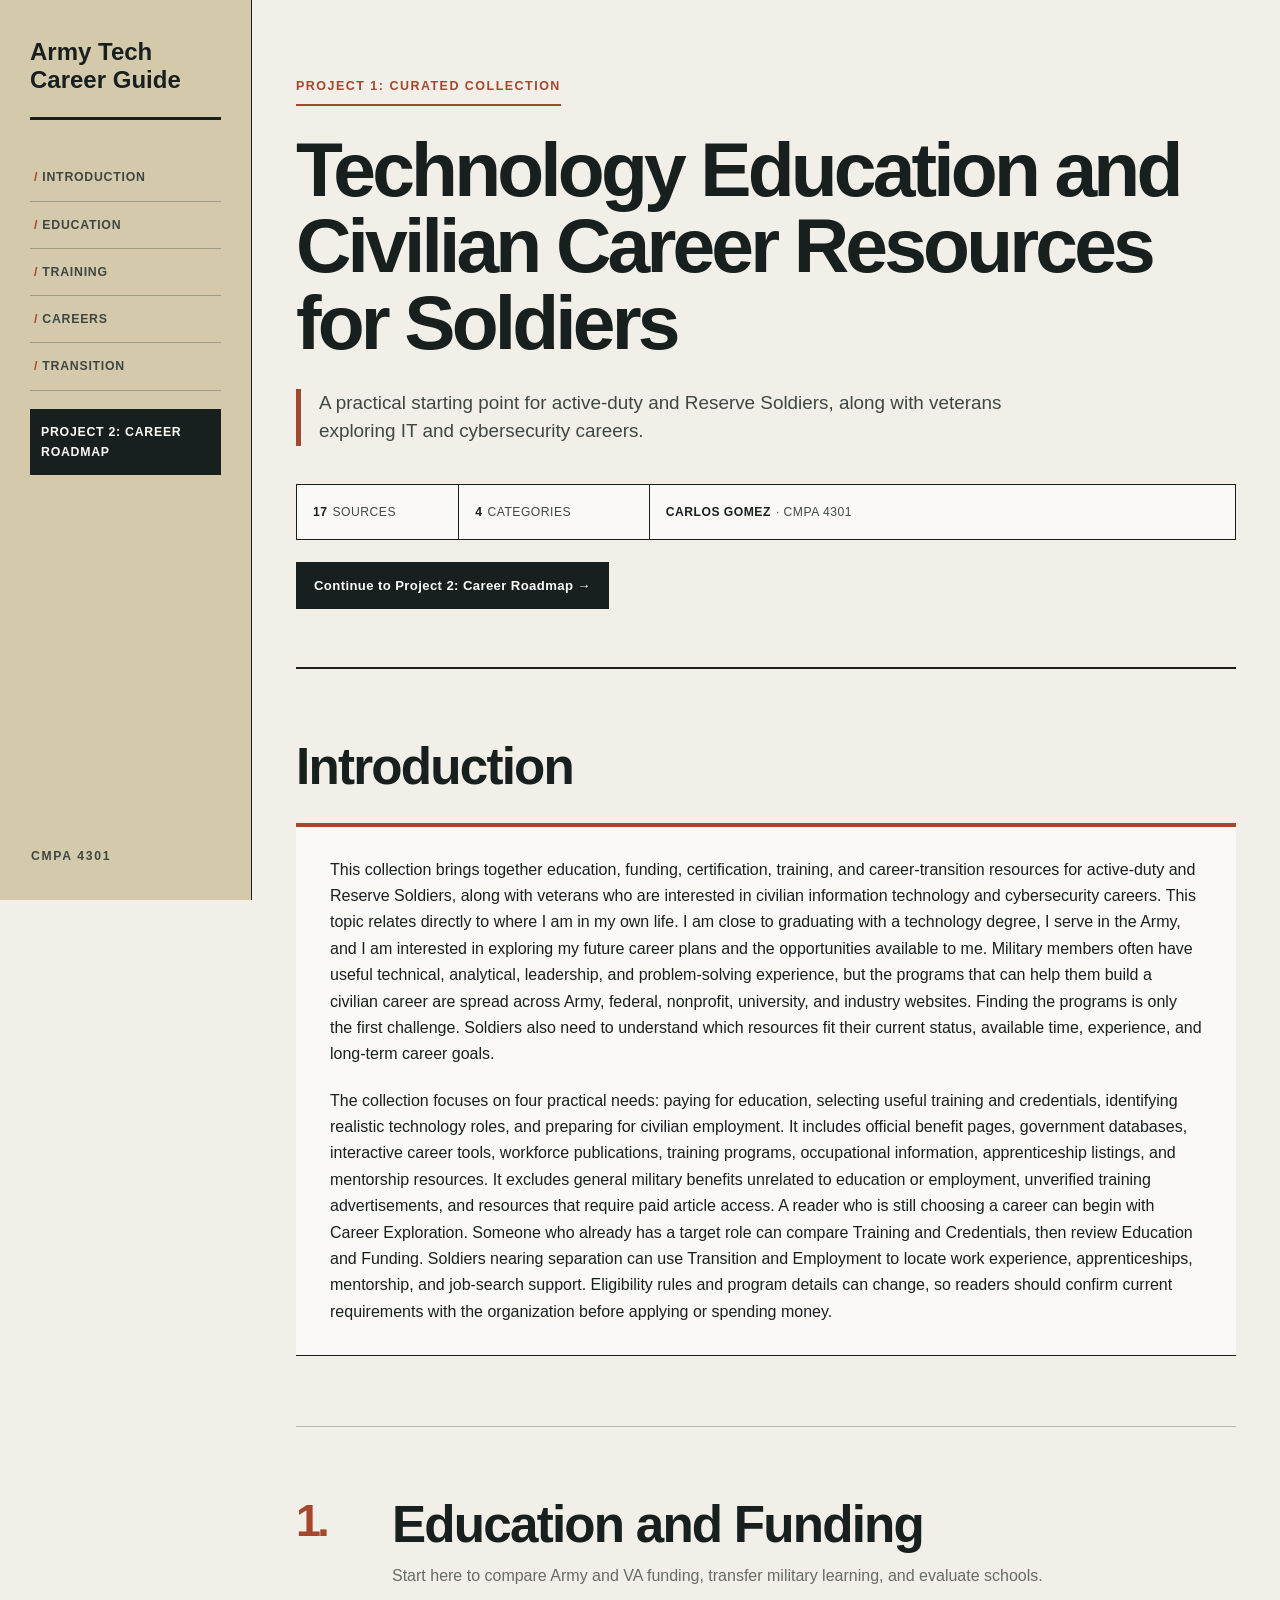
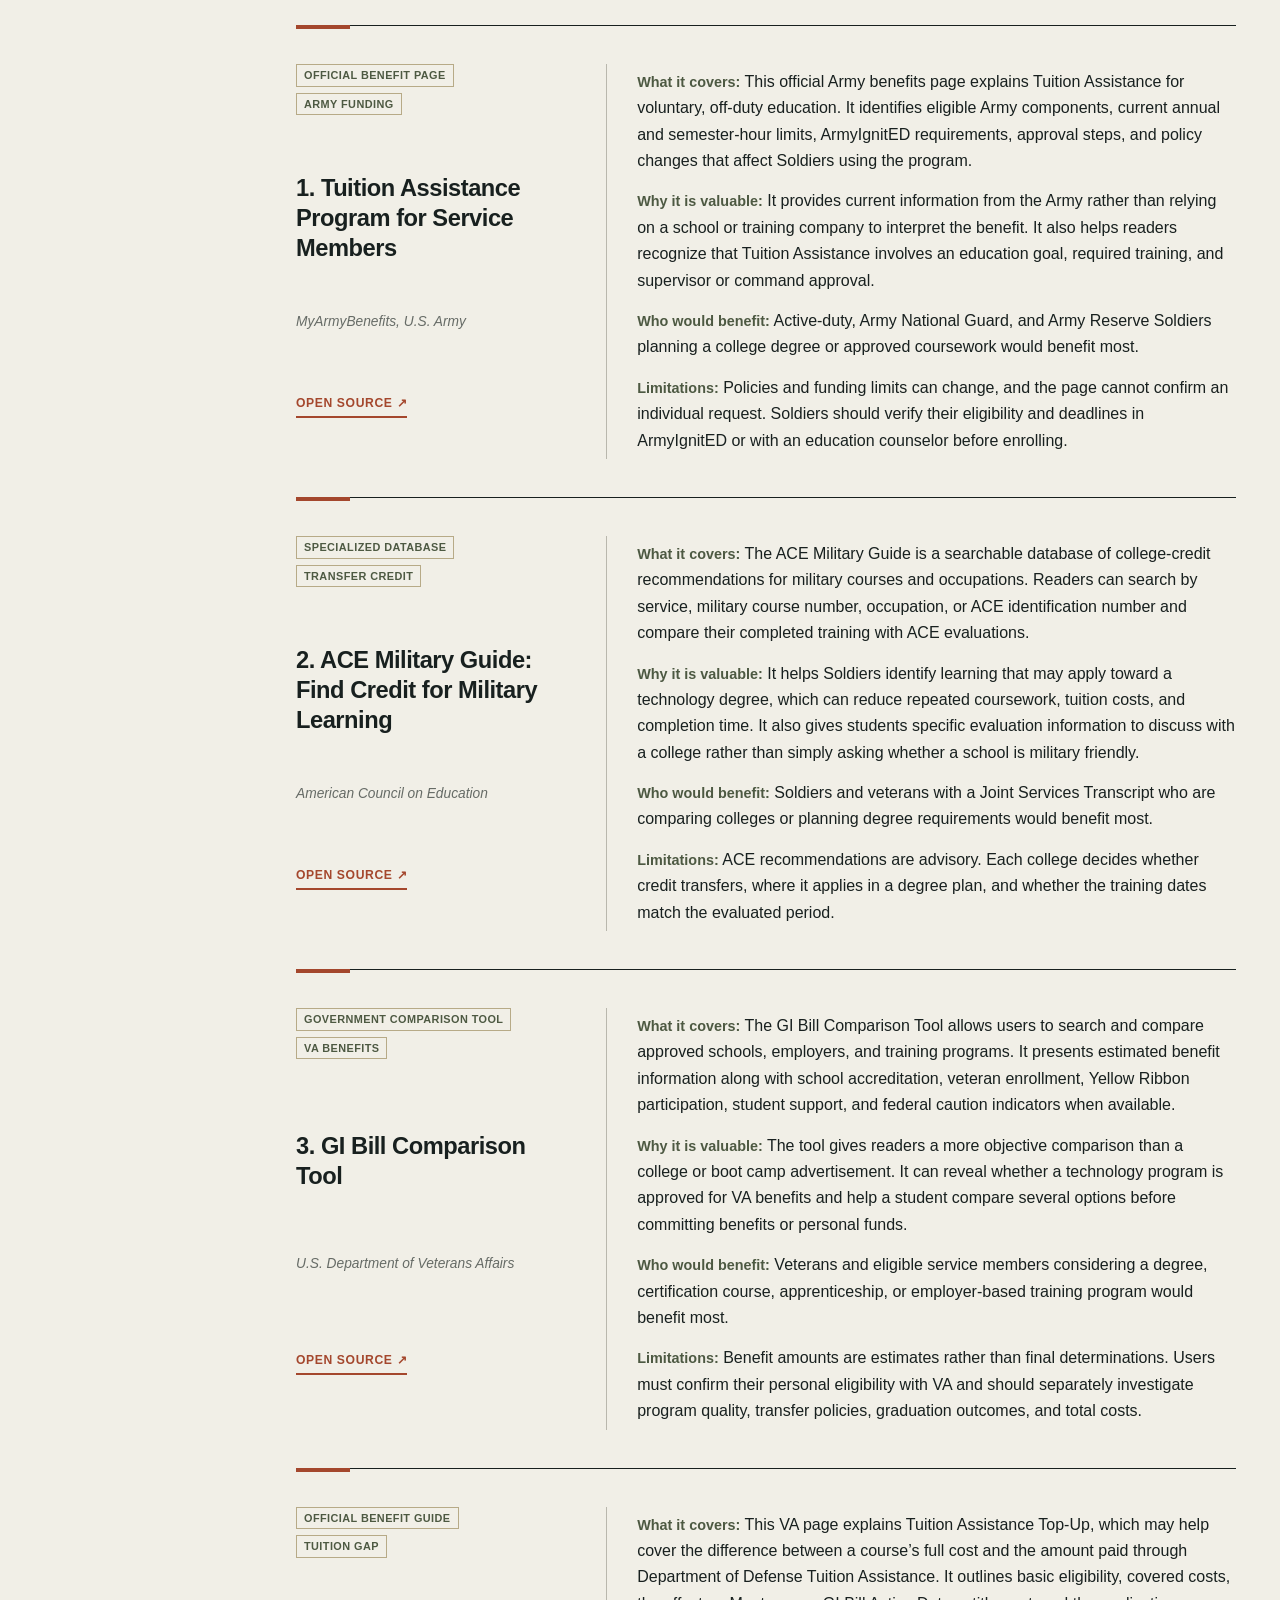
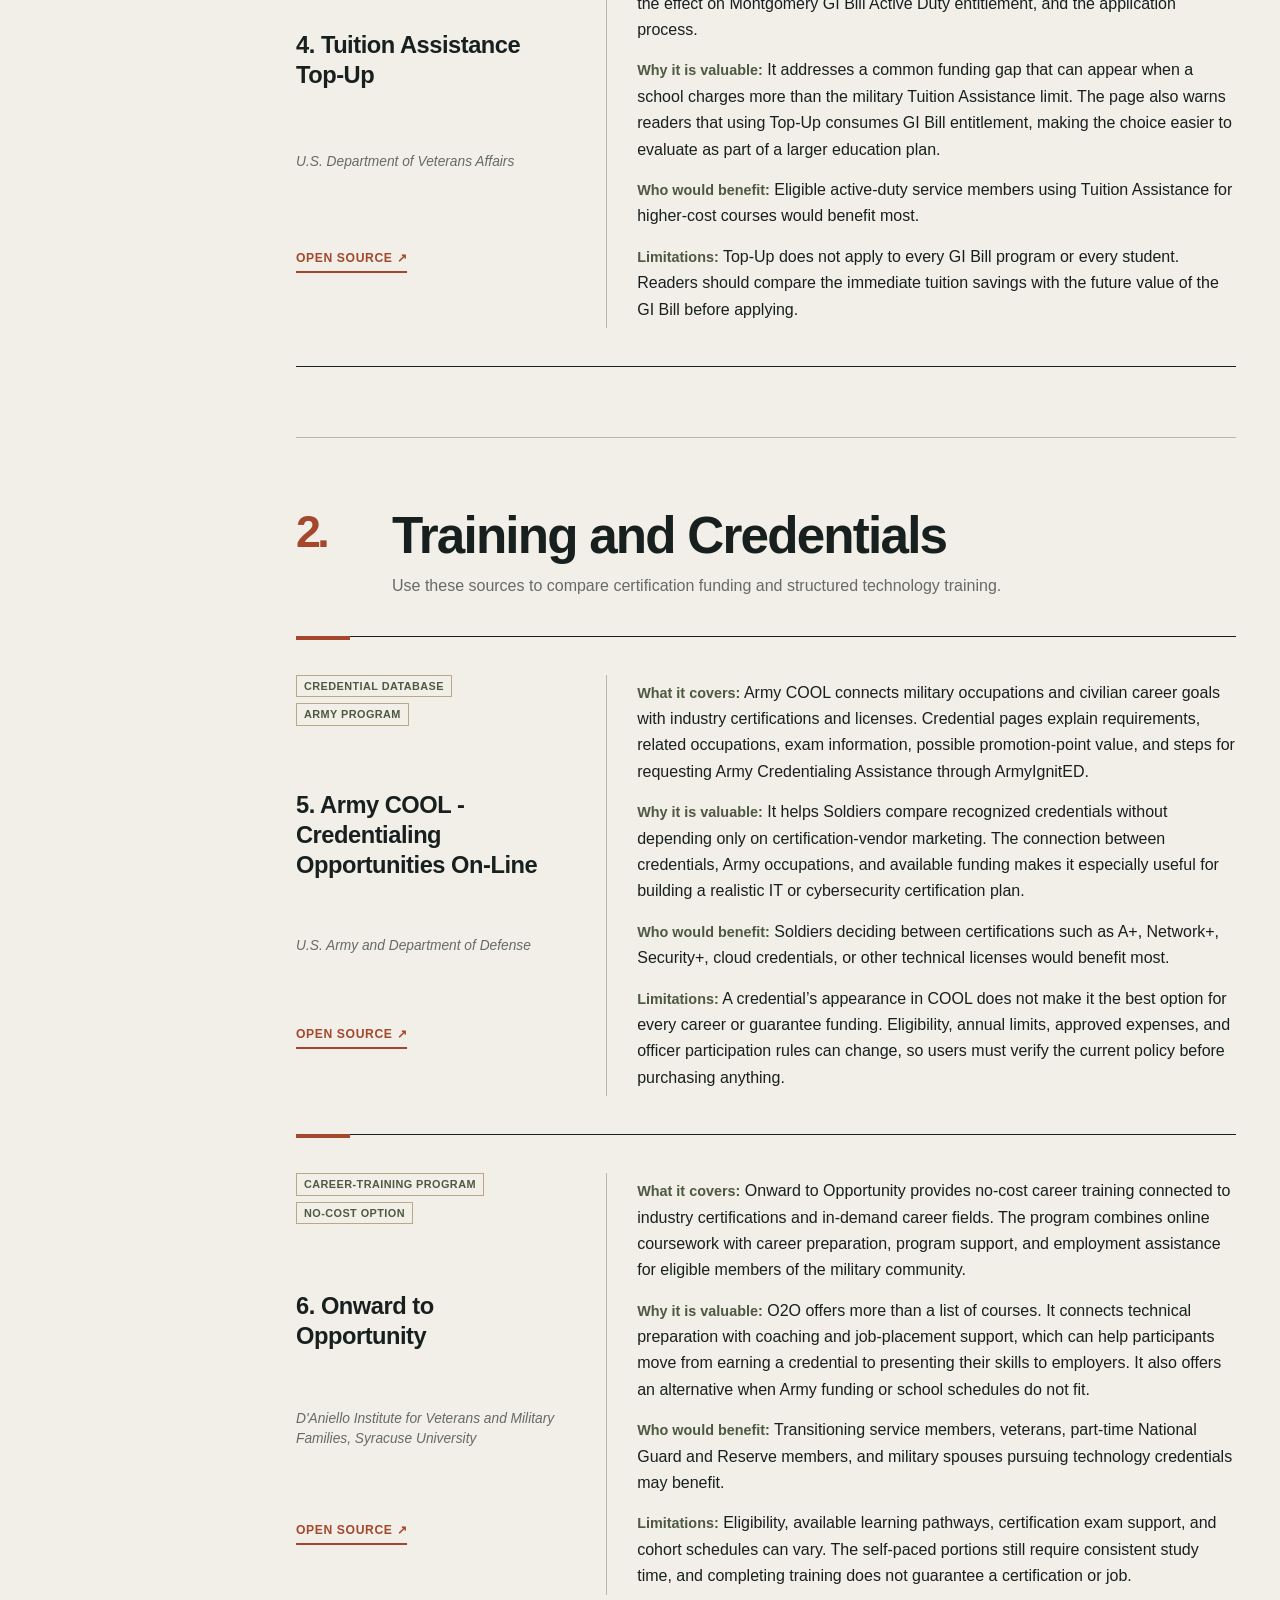
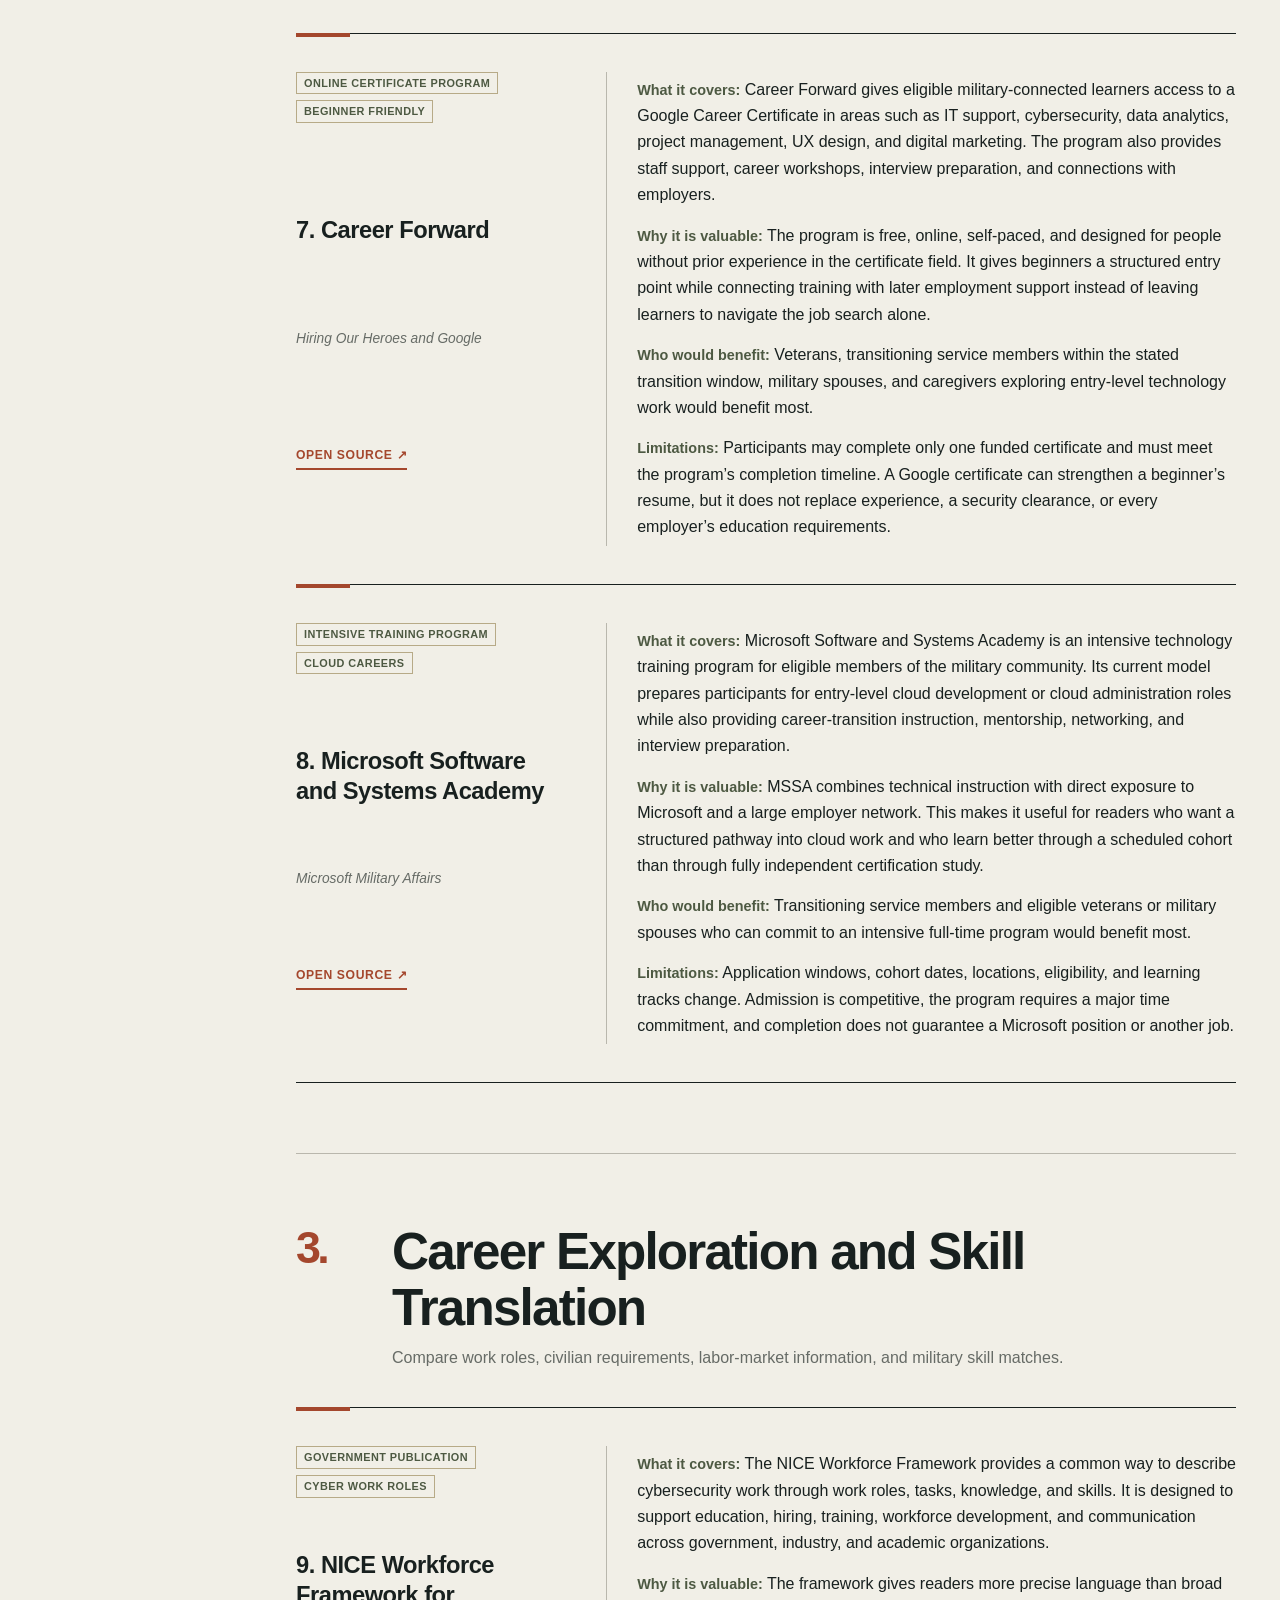
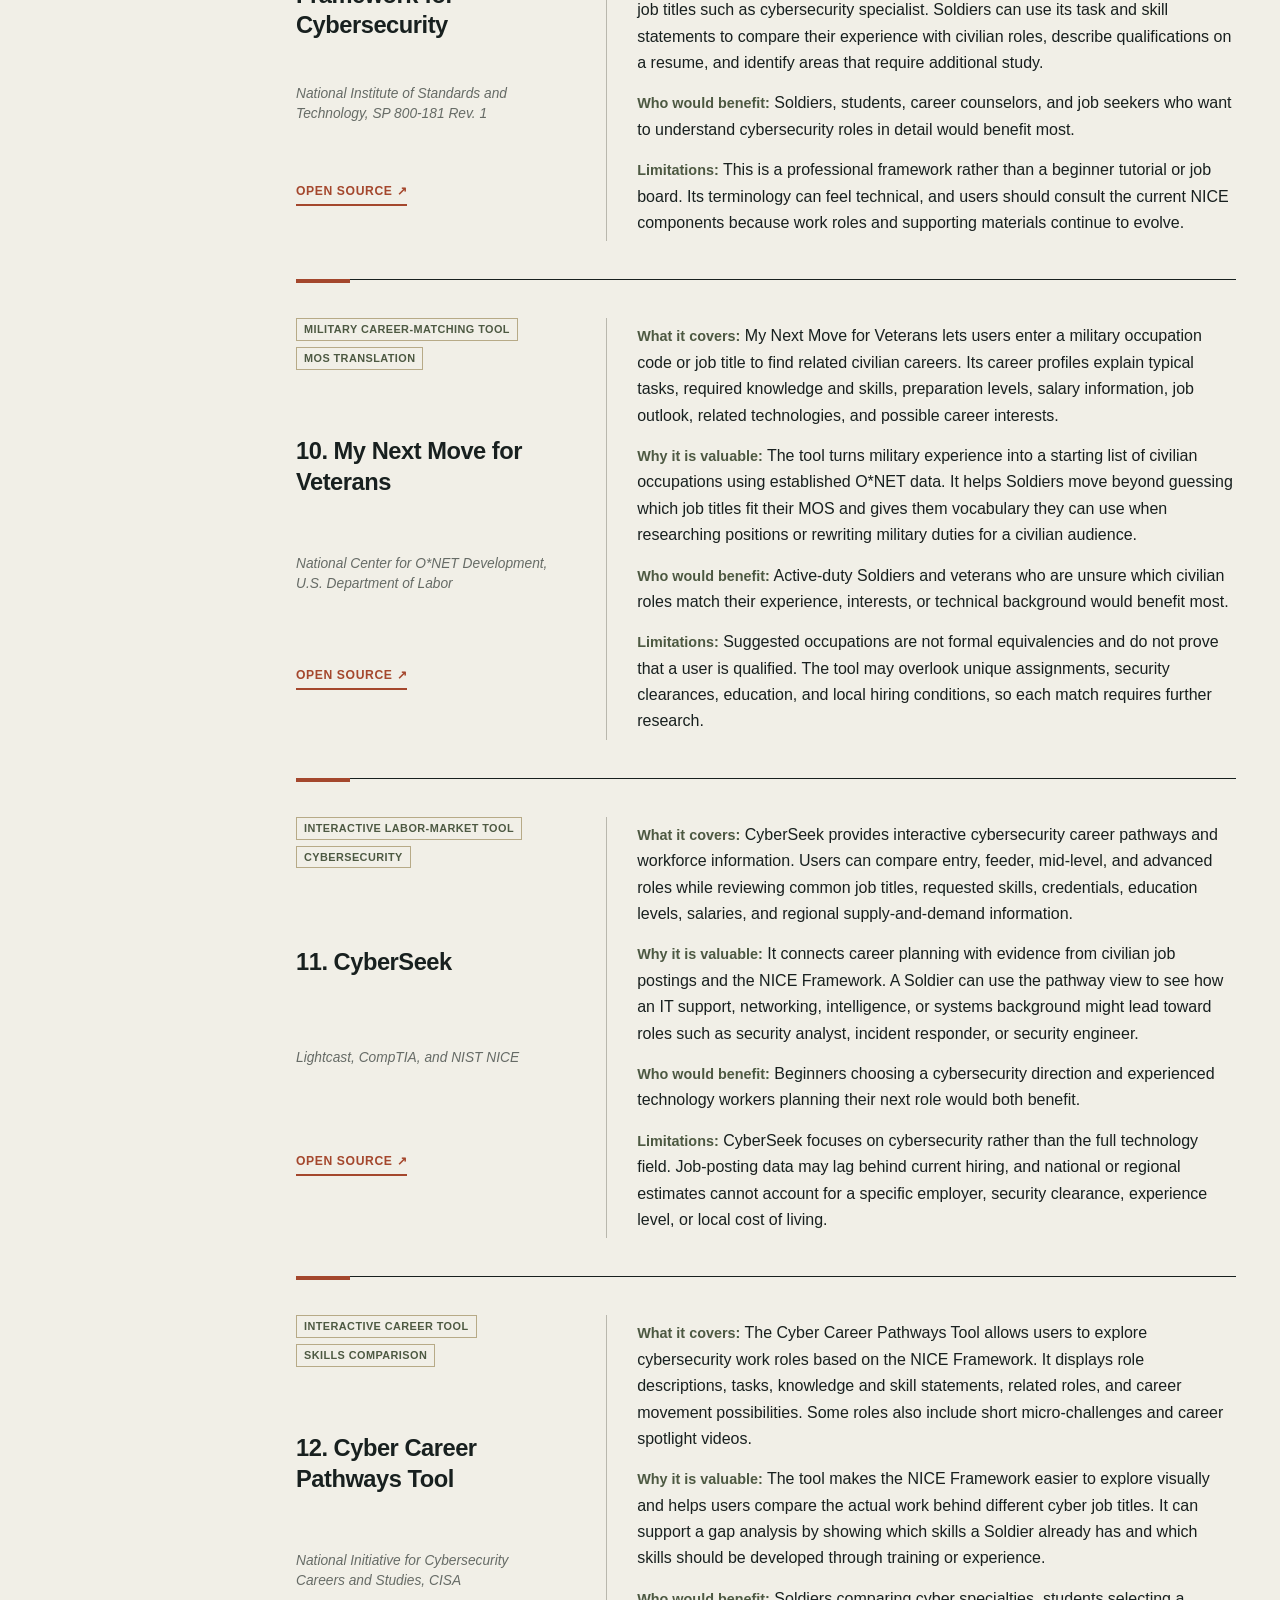
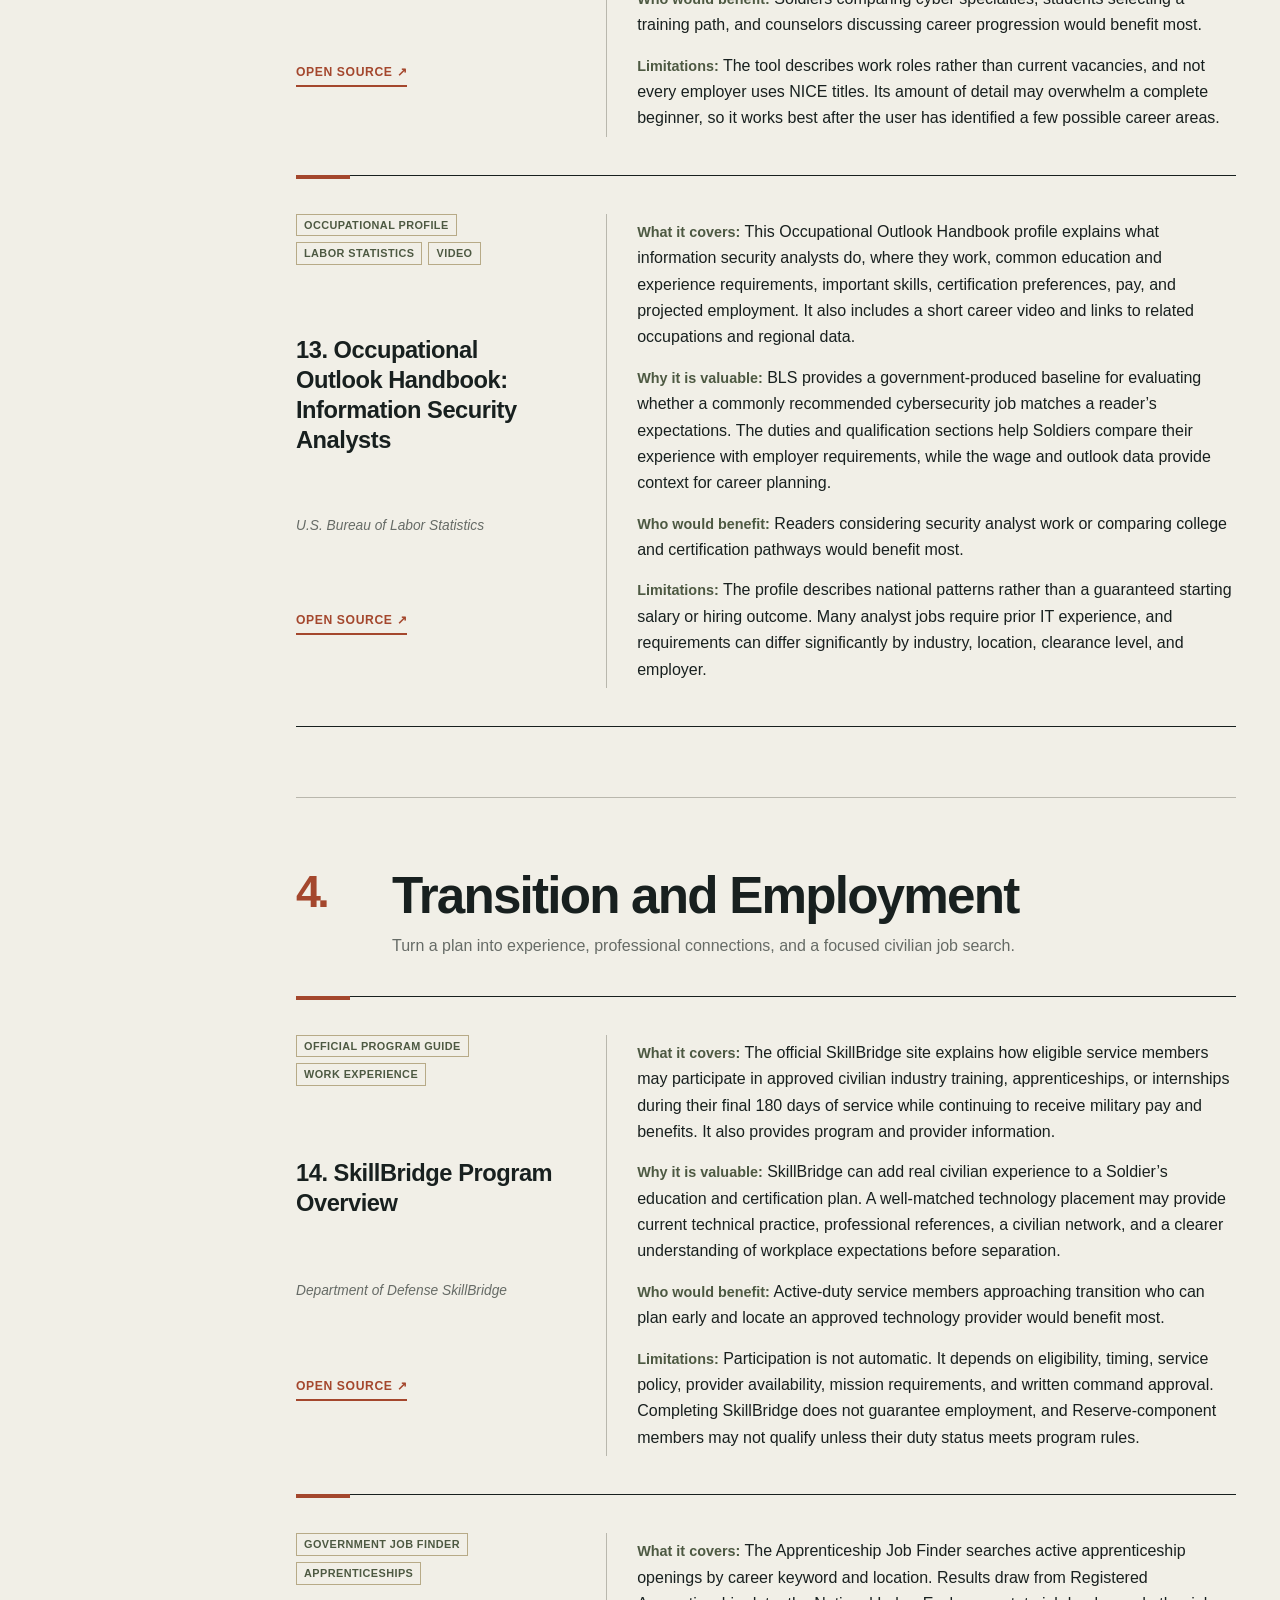
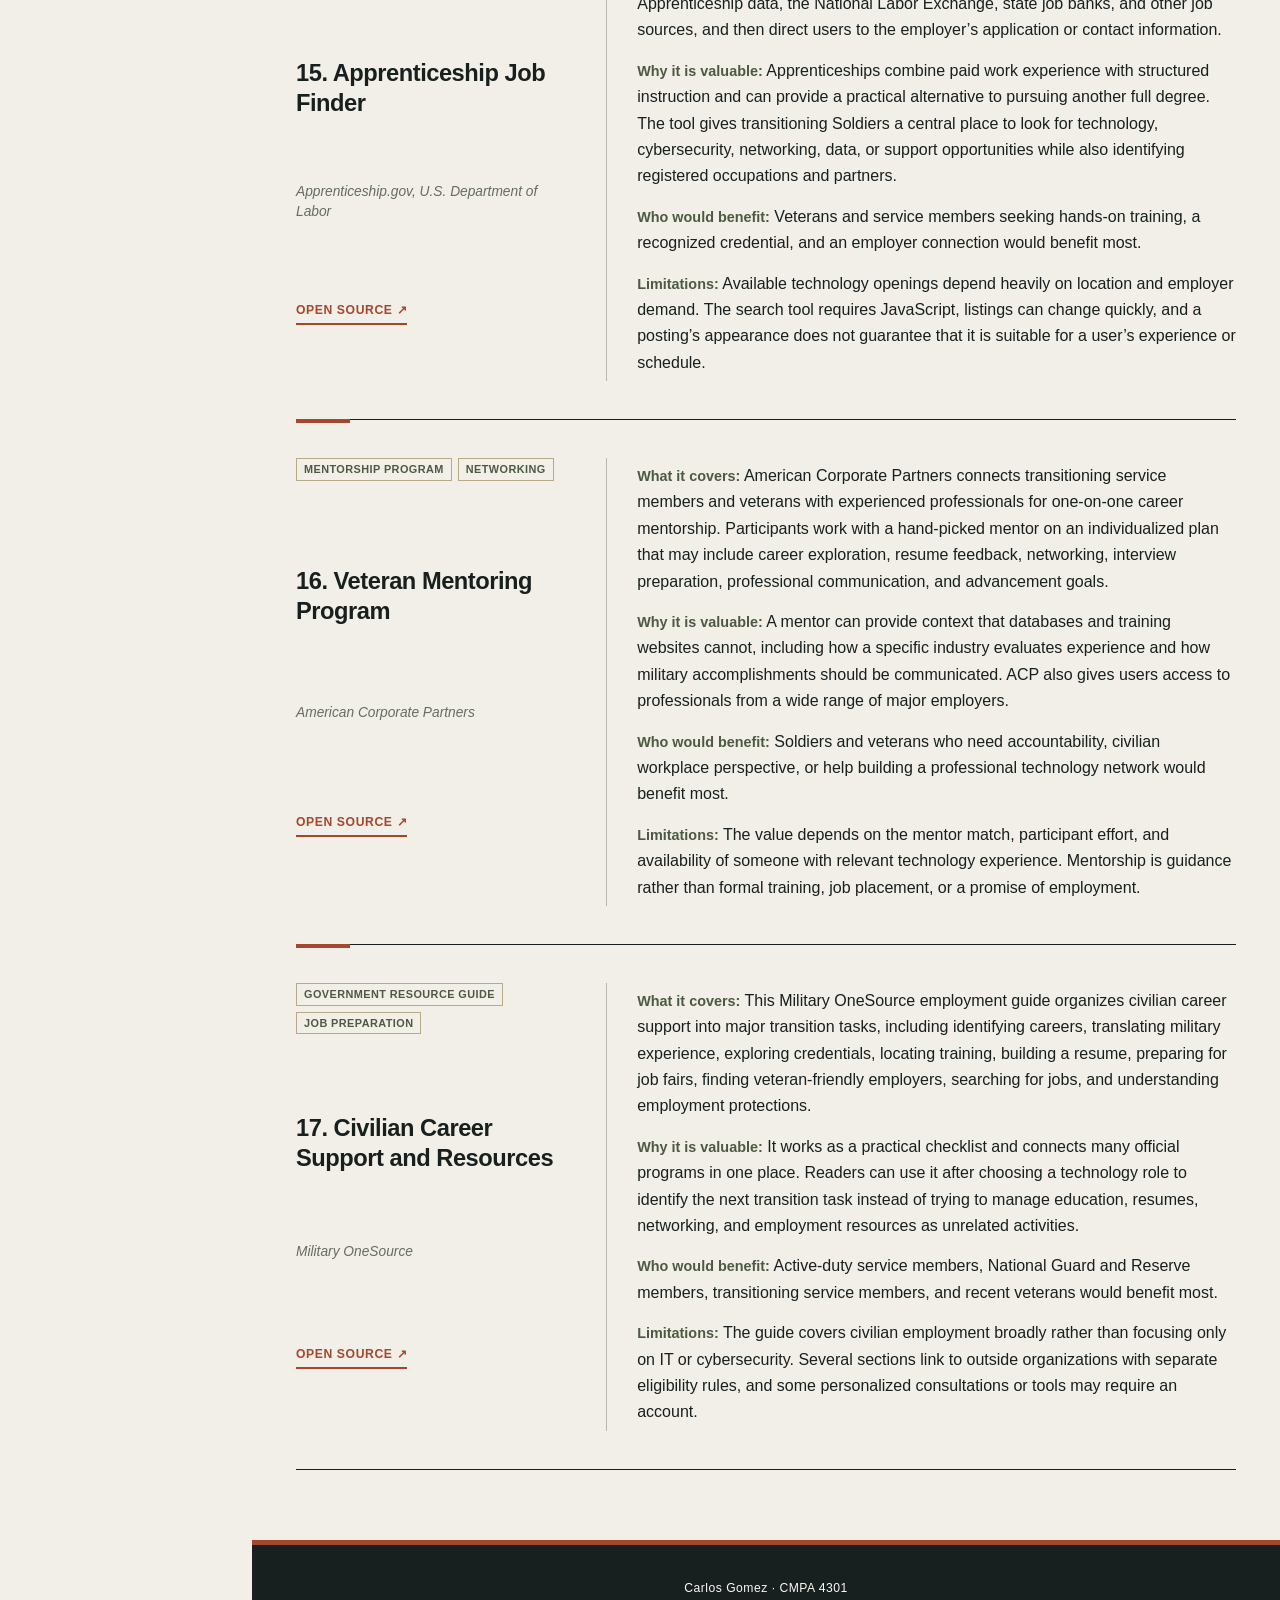
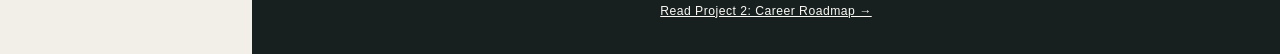
<file: index.html>
<!DOCTYPE html>
<html lang="en">
<head>
  <meta charset="UTF-8">
  <meta name="viewport" content="width=device-width, initial-scale=1.0">
  <meta name="description" content="A curated collection of education, certification, funding, and career-transition resources for soldiers pursuing civilian IT and cybersecurity careers.">
  <title>Army Tech Career Guide | Carlos Gomez</title>
  <link rel="stylesheet" href="style.css">
</head>

<body>
  <header class="site-header">
    <div class="header-inner">
      <a class="site-name" href="#top">Army Tech Career Guide</a>

      <nav aria-label="Collection sections">
        <a href="#introduction">Introduction</a>
        <a href="#education">Education</a>
        <a href="#training">Training</a>
        <a href="#careers">Careers</a>
        <a href="#transition">Transition</a>
        <a class="project-two-nav" href="career-roadmap.html">Project 2: Career Roadmap</a>
      </nav>
    </div>
  </header>

  <main id="top">
    <section class="title-block" aria-labelledby="page-title">
      <p class="eyebrow">Project 1: Curated Collection</p>

      <h1 id="page-title">
        Technology Education and Civilian Career Resources for Soldiers
      </h1>

      <p class="lead">
        A practical starting point for active-duty and Reserve Soldiers,
        along with veterans exploring IT and cybersecurity careers.
      </p>

      <div class="collection-facts" aria-label="Collection details">
        <span><strong>17</strong> sources</span>
        <span><strong>4</strong> categories</span>
        <span><strong>Carlos Gomez</strong> · CMPA 4301</span>
      </div>

      <a class="roadmap-link" href="career-roadmap.html">
        Continue to Project 2: Career Roadmap →
      </a>
    </section>

    <section id="introduction" class="introduction section-block">
      <div class="section-heading introduction-heading">
        <div>
          <h2>Introduction</h2>
        </div>
      </div>

      <div class="intro-copy">
        <p>
          This collection brings together education, funding, certification,
          training, and career-transition resources for active-duty and
          Reserve Soldiers, along with veterans who are interested in
          civilian information technology and cybersecurity careers. This topic
          relates directly to where I am in my own life. I am close to
          graduating with a technology degree, I serve in the Army, and I am
          interested in exploring my future career plans and the opportunities
          available to me. Military members often have useful technical,
          analytical, leadership, and problem-solving experience, but the
          programs that can help them build a civilian career are spread across
          Army, federal, nonprofit, university, and industry websites. Finding
          the programs is only the first challenge. Soldiers also need to
          understand which resources fit their current status, available time,
          experience, and long-term career goals.
        </p>

        <p>
          The collection focuses on four practical needs: paying for education,
          selecting useful training and credentials, identifying realistic
          technology roles, and preparing for civilian employment. It includes
          official benefit pages, government databases, interactive career
          tools, workforce publications, training programs, occupational
          information, apprenticeship listings, and mentorship resources. It
          excludes general military benefits unrelated to education or
          employment, unverified training advertisements, and resources that
          require paid article access. A reader who is still choosing a career
          can begin with Career Exploration. Someone who already has a target
          role can compare Training and Credentials, then review Education and
          Funding. Soldiers nearing separation can use Transition and Employment
          to locate work experience, apprenticeships, mentorship, and job-search
          support. Eligibility rules and program details can change, so readers
          should confirm current requirements with the organization before
          applying or spending money.
        </p>
      </div>
    </section>

    <section id="education" class="collection-section section-block">
      <div class="section-heading">
        <p class="section-number">1</p>

        <div>
          <h2>Education and Funding</h2>
          <p>
            Start here to compare Army and VA funding, transfer military
            learning, and evaluate schools.
          </p>
        </div>
      </div>

      <article class="source-card">
        <div class="source-tags">
          <span>Official benefit page</span>
          <span>Army funding</span>
        </div>

        <h3>1. Tuition Assistance Program for Service Members</h3>
        <p class="citation">MyArmyBenefits, U.S. Army</p>

        <a class="source-link" href="https://myarmybenefits.us.army.mil/Benefit-Library/Federal-Benefits/Tuition-Assistance-%28TA%29" target="_blank" rel="noopener">
          Open source
        </a>

        <div class="annotation">
          <p><strong>What it covers:</strong> This official Army benefits page explains Tuition Assistance for voluntary, off-duty education. It identifies eligible Army components, current annual and semester-hour limits, ArmyIgnitED requirements, approval steps, and policy changes that affect Soldiers using the program.</p>

          <p><strong>Why it is valuable:</strong> It provides current information from the Army rather than relying on a school or training company to interpret the benefit. It also helps readers recognize that Tuition Assistance involves an education goal, required training, and supervisor or command approval.</p>

          <p><strong>Who would benefit:</strong> Active-duty, Army National Guard, and Army Reserve Soldiers planning a college degree or approved coursework would benefit most.</p>

          <p><strong>Limitations:</strong> Policies and funding limits can change, and the page cannot confirm an individual request. Soldiers should verify their eligibility and deadlines in ArmyIgnitED or with an education counselor before enrolling.</p>
        </div>
      </article>

      <article class="source-card">
        <div class="source-tags">
          <span>Specialized database</span>
          <span>Transfer credit</span>
        </div>

        <h3>2. ACE Military Guide: Find Credit for Military Learning</h3>
        <p class="citation">American Council on Education</p>

        <a class="source-link" href="https://militaryguide.acenet.edu/" target="_blank" rel="noopener">
          Open source
        </a>

        <div class="annotation">
          <p><strong>What it covers:</strong> The ACE Military Guide is a searchable database of college-credit recommendations for military courses and occupations. Readers can search by service, military course number, occupation, or ACE identification number and compare their completed training with ACE evaluations.</p>

          <p><strong>Why it is valuable:</strong> It helps Soldiers identify learning that may apply toward a technology degree, which can reduce repeated coursework, tuition costs, and completion time. It also gives students specific evaluation information to discuss with a college rather than simply asking whether a school is military friendly.</p>

          <p><strong>Who would benefit:</strong> Soldiers and veterans with a Joint Services Transcript who are comparing colleges or planning degree requirements would benefit most.</p>

          <p><strong>Limitations:</strong> ACE recommendations are advisory. Each college decides whether credit transfers, where it applies in a degree plan, and whether the training dates match the evaluated period.</p>
        </div>
      </article>

      <article class="source-card">
        <div class="source-tags">
          <span>Government comparison tool</span>
          <span>VA benefits</span>
        </div>

        <h3>3. GI Bill Comparison Tool</h3>
        <p class="citation">U.S. Department of Veterans Affairs</p>

        <a class="source-link" href="https://www.va.gov/education/gi-bill-comparison-tool/" target="_blank" rel="noopener">
          Open source
        </a>

        <div class="annotation">
          <p><strong>What it covers:</strong> The GI Bill Comparison Tool allows users to search and compare approved schools, employers, and training programs. It presents estimated benefit information along with school accreditation, veteran enrollment, Yellow Ribbon participation, student support, and federal caution indicators when available.</p>

          <p><strong>Why it is valuable:</strong> The tool gives readers a more objective comparison than a college or boot camp advertisement. It can reveal whether a technology program is approved for VA benefits and help a student compare several options before committing benefits or personal funds.</p>

          <p><strong>Who would benefit:</strong> Veterans and eligible service members considering a degree, certification course, apprenticeship, or employer-based training program would benefit most.</p>

          <p><strong>Limitations:</strong> Benefit amounts are estimates rather than final determinations. Users must confirm their personal eligibility with VA and should separately investigate program quality, transfer policies, graduation outcomes, and total costs.</p>
        </div>
      </article>

      <article class="source-card">
        <div class="source-tags">
          <span>Official benefit guide</span>
          <span>Tuition gap</span>
        </div>

        <h3>4. Tuition Assistance Top-Up</h3>
        <p class="citation">U.S. Department of Veterans Affairs</p>

        <a class="source-link" href="https://www.va.gov/education/about-gi-bill-benefits/how-to-use-benefits/tuition-assistance-top-up/" target="_blank" rel="noopener">
          Open source
        </a>

        <div class="annotation">
          <p><strong>What it covers:</strong> This VA page explains Tuition Assistance Top-Up, which may help cover the difference between a course’s full cost and the amount paid through Department of Defense Tuition Assistance. It outlines basic eligibility, covered costs, the effect on Montgomery GI Bill Active Duty entitlement, and the application process.</p>

          <p><strong>Why it is valuable:</strong> It addresses a common funding gap that can appear when a school charges more than the military Tuition Assistance limit. The page also warns readers that using Top-Up consumes GI Bill entitlement, making the choice easier to evaluate as part of a larger education plan.</p>

          <p><strong>Who would benefit:</strong> Eligible active-duty service members using Tuition Assistance for higher-cost courses would benefit most.</p>

          <p><strong>Limitations:</strong> Top-Up does not apply to every GI Bill program or every student. Readers should compare the immediate tuition savings with the future value of the GI Bill before applying.</p>
        </div>
      </article>
    </section>

    <section id="training" class="collection-section section-block">
      <div class="section-heading">
        <p class="section-number">2</p>

        <div>
          <h2>Training and Credentials</h2>
          <p>
            Use these sources to compare certification funding and structured
            technology training.
          </p>
        </div>
      </div>

      <article class="source-card">
        <div class="source-tags">
          <span>Credential database</span>
          <span>Army program</span>
        </div>

        <h3>5. Army COOL - Credentialing Opportunities On-Line</h3>
        <p class="citation">U.S. Army and Department of Defense</p>

        <a class="source-link" href="https://www.cool.osd.mil/army/index.html" target="_blank" rel="noopener">
          Open source
        </a>

        <div class="annotation">
          <p><strong>What it covers:</strong> Army COOL connects military occupations and civilian career goals with industry certifications and licenses. Credential pages explain requirements, related occupations, exam information, possible promotion-point value, and steps for requesting Army Credentialing Assistance through ArmyIgnitED.</p>

          <p><strong>Why it is valuable:</strong> It helps Soldiers compare recognized credentials without depending only on certification-vendor marketing. The connection between credentials, Army occupations, and available funding makes it especially useful for building a realistic IT or cybersecurity certification plan.</p>

          <p><strong>Who would benefit:</strong> Soldiers deciding between certifications such as A+, Network+, Security+, cloud credentials, or other technical licenses would benefit most.</p>

          <p><strong>Limitations:</strong> A credential’s appearance in COOL does not make it the best option for every career or guarantee funding. Eligibility, annual limits, approved expenses, and officer participation rules can change, so users must verify the current policy before purchasing anything.</p>
        </div>
      </article>

      <article class="source-card">
        <div class="source-tags">
          <span>Career-training program</span>
          <span>No-cost option</span>
        </div>

        <h3>6. Onward to Opportunity</h3>
        <p class="citation">D'Aniello Institute for Veterans and Military Families, Syracuse University</p>

        <a class="source-link" href="https://ivmf.syracuse.edu/programs/career-training/about-o2o/" target="_blank" rel="noopener">
          Open source
        </a>

        <div class="annotation">
          <p><strong>What it covers:</strong> Onward to Opportunity provides no-cost career training connected to industry certifications and in-demand career fields. The program combines online coursework with career preparation, program support, and employment assistance for eligible members of the military community.</p>

          <p><strong>Why it is valuable:</strong> O2O offers more than a list of courses. It connects technical preparation with coaching and job-placement support, which can help participants move from earning a credential to presenting their skills to employers. It also offers an alternative when Army funding or school schedules do not fit.</p>

          <p><strong>Who would benefit:</strong> Transitioning service members, veterans, part-time National Guard and Reserve members, and military spouses pursuing technology credentials may benefit.</p>

          <p><strong>Limitations:</strong> Eligibility, available learning pathways, certification exam support, and cohort schedules can vary. The self-paced portions still require consistent study time, and completing training does not guarantee a certification or job.</p>
        </div>
      </article>

      <article class="source-card">
        <div class="source-tags">
          <span>Online certificate program</span>
          <span>Beginner friendly</span>
        </div>

        <h3>7. Career Forward</h3>
        <p class="citation">Hiring Our Heroes and Google</p>

        <a class="source-link" href="https://www.hiringourheroes.org/career-services/education-networking/career-forward/" target="_blank" rel="noopener">
          Open source
        </a>

        <div class="annotation">
          <p><strong>What it covers:</strong> Career Forward gives eligible military-connected learners access to a Google Career Certificate in areas such as IT support, cybersecurity, data analytics, project management, UX design, and digital marketing. The program also provides staff support, career workshops, interview preparation, and connections with employers.</p>

          <p><strong>Why it is valuable:</strong> The program is free, online, self-paced, and designed for people without prior experience in the certificate field. It gives beginners a structured entry point while connecting training with later employment support instead of leaving learners to navigate the job search alone.</p>

          <p><strong>Who would benefit:</strong> Veterans, transitioning service members within the stated transition window, military spouses, and caregivers exploring entry-level technology work would benefit most.</p>

          <p><strong>Limitations:</strong> Participants may complete only one funded certificate and must meet the program’s completion timeline. A Google certificate can strengthen a beginner’s resume, but it does not replace experience, a security clearance, or every employer’s education requirements.</p>
        </div>
      </article>

      <article class="source-card">
        <div class="source-tags">
          <span>Intensive training program</span>
          <span>Cloud careers</span>
        </div>

        <h3>8. Microsoft Software and Systems Academy</h3>
        <p class="citation">Microsoft Military Affairs</p>

        <a class="source-link" href="https://military.microsoft.com/" target="_blank" rel="noopener">
          Open source
        </a>

        <div class="annotation">
          <p><strong>What it covers:</strong> Microsoft Software and Systems Academy is an intensive technology training program for eligible members of the military community. Its current model prepares participants for entry-level cloud development or cloud administration roles while also providing career-transition instruction, mentorship, networking, and interview preparation.</p>

          <p><strong>Why it is valuable:</strong> MSSA combines technical instruction with direct exposure to Microsoft and a large employer network. This makes it useful for readers who want a structured pathway into cloud work and who learn better through a scheduled cohort than through fully independent certification study.</p>

          <p><strong>Who would benefit:</strong> Transitioning service members and eligible veterans or military spouses who can commit to an intensive full-time program would benefit most.</p>

          <p><strong>Limitations:</strong> Application windows, cohort dates, locations, eligibility, and learning tracks change. Admission is competitive, the program requires a major time commitment, and completion does not guarantee a Microsoft position or another job.</p>
        </div>
      </article>
    </section>

    <section id="careers" class="collection-section section-block">
      <div class="section-heading">
        <p class="section-number">3</p>

        <div>
          <h2>Career Exploration and Skill Translation</h2>
          <p>
            Compare work roles, civilian requirements, labor-market information,
            and military skill matches.
          </p>
        </div>
      </div>

      <article class="source-card">
        <div class="source-tags">
          <span>Government publication</span>
          <span>Cyber work roles</span>
        </div>

        <h3>9. NICE Workforce Framework for Cybersecurity</h3>
        <p class="citation">National Institute of Standards and Technology, SP 800-181 Rev. 1</p>

        <a class="source-link" href="https://csrc.nist.gov/pubs/sp/800/181/r1/final" target="_blank" rel="noopener">
          Open source
        </a>

        <div class="annotation">
          <p><strong>What it covers:</strong> The NICE Workforce Framework provides a common way to describe cybersecurity work through work roles, tasks, knowledge, and skills. It is designed to support education, hiring, training, workforce development, and communication across government, industry, and academic organizations.</p>

          <p><strong>Why it is valuable:</strong> The framework gives readers more precise language than broad job titles such as cybersecurity specialist. Soldiers can use its task and skill statements to compare their experience with civilian roles, describe qualifications on a resume, and identify areas that require additional study.</p>

          <p><strong>Who would benefit:</strong> Soldiers, students, career counselors, and job seekers who want to understand cybersecurity roles in detail would benefit most.</p>

          <p><strong>Limitations:</strong> This is a professional framework rather than a beginner tutorial or job board. Its terminology can feel technical, and users should consult the current NICE components because work roles and supporting materials continue to evolve.</p>
        </div>
      </article>

      <article class="source-card">
        <div class="source-tags">
          <span>Military career-matching tool</span>
          <span>MOS translation</span>
        </div>

        <h3>10. My Next Move for Veterans</h3>
        <p class="citation">National Center for O*NET Development, U.S. Department of Labor</p>

        <a class="source-link" href="https://www.mynextmove.org/vets/" target="_blank" rel="noopener">
          Open source
        </a>

        <div class="annotation">
          <p><strong>What it covers:</strong> My Next Move for Veterans lets users enter a military occupation code or job title to find related civilian careers. Its career profiles explain typical tasks, required knowledge and skills, preparation levels, salary information, job outlook, related technologies, and possible career interests.</p>

          <p><strong>Why it is valuable:</strong> The tool turns military experience into a starting list of civilian occupations using established O*NET data. It helps Soldiers move beyond guessing which job titles fit their MOS and gives them vocabulary they can use when researching positions or rewriting military duties for a civilian audience.</p>

          <p><strong>Who would benefit:</strong> Active-duty Soldiers and veterans who are unsure which civilian roles match their experience, interests, or technical background would benefit most.</p>

          <p><strong>Limitations:</strong> Suggested occupations are not formal equivalencies and do not prove that a user is qualified. The tool may overlook unique assignments, security clearances, education, and local hiring conditions, so each match requires further research.</p>
        </div>
      </article>

      <article class="source-card">
        <div class="source-tags">
          <span>Interactive labor-market tool</span>
          <span>Cybersecurity</span>
        </div>

        <h3>11. CyberSeek</h3>
        <p class="citation">Lightcast, CompTIA, and NIST NICE</p>

        <a class="source-link" href="https://www.cyberseek.org/" target="_blank" rel="noopener">
          Open source
        </a>

        <div class="annotation">
          <p><strong>What it covers:</strong> CyberSeek provides interactive cybersecurity career pathways and workforce information. Users can compare entry, feeder, mid-level, and advanced roles while reviewing common job titles, requested skills, credentials, education levels, salaries, and regional supply-and-demand information.</p>

          <p><strong>Why it is valuable:</strong> It connects career planning with evidence from civilian job postings and the NICE Framework. A Soldier can use the pathway view to see how an IT support, networking, intelligence, or systems background might lead toward roles such as security analyst, incident responder, or security engineer.</p>

          <p><strong>Who would benefit:</strong> Beginners choosing a cybersecurity direction and experienced technology workers planning their next role would both benefit.</p>

          <p><strong>Limitations:</strong> CyberSeek focuses on cybersecurity rather than the full technology field. Job-posting data may lag behind current hiring, and national or regional estimates cannot account for a specific employer, security clearance, experience level, or local cost of living.</p>
        </div>
      </article>

      <article class="source-card">
        <div class="source-tags">
          <span>Interactive career tool</span>
          <span>Skills comparison</span>
        </div>

        <h3>12. Cyber Career Pathways Tool</h3>
        <p class="citation">National Initiative for Cybersecurity Careers and Studies, CISA</p>

        <a class="source-link" href="https://niccs.cisa.gov/tools/cyber-career-pathways-tool" target="_blank" rel="noopener">
          Open source
        </a>

        <div class="annotation">
          <p><strong>What it covers:</strong> The Cyber Career Pathways Tool allows users to explore cybersecurity work roles based on the NICE Framework. It displays role descriptions, tasks, knowledge and skill statements, related roles, and career movement possibilities. Some roles also include short micro-challenges and career spotlight videos.</p>

          <p><strong>Why it is valuable:</strong> The tool makes the NICE Framework easier to explore visually and helps users compare the actual work behind different cyber job titles. It can support a gap analysis by showing which skills a Soldier already has and which skills should be developed through training or experience.</p>

          <p><strong>Who would benefit:</strong> Soldiers comparing cyber specialties, students selecting a training path, and counselors discussing career progression would benefit most.</p>

          <p><strong>Limitations:</strong> The tool describes work roles rather than current vacancies, and not every employer uses NICE titles. Its amount of detail may overwhelm a complete beginner, so it works best after the user has identified a few possible career areas.</p>
        </div>
      </article>

      <article class="source-card">
        <div class="source-tags">
          <span>Occupational profile</span>
          <span>Labor statistics</span>
          <span>Video</span>
        </div>

        <h3>13. Occupational Outlook Handbook: Information Security Analysts</h3>
        <p class="citation">U.S. Bureau of Labor Statistics</p>

        <a class="source-link" href="https://www.bls.gov/ooh/computer-and-information-technology/information-security-analysts.htm" target="_blank" rel="noopener">
          Open source
        </a>

        <div class="annotation">
          <p><strong>What it covers:</strong> This Occupational Outlook Handbook profile explains what information security analysts do, where they work, common education and experience requirements, important skills, certification preferences, pay, and projected employment. It also includes a short career video and links to related occupations and regional data.</p>

          <p><strong>Why it is valuable:</strong> BLS provides a government-produced baseline for evaluating whether a commonly recommended cybersecurity job matches a reader’s expectations. The duties and qualification sections help Soldiers compare their experience with employer requirements, while the wage and outlook data provide context for career planning.</p>

          <p><strong>Who would benefit:</strong> Readers considering security analyst work or comparing college and certification pathways would benefit most.</p>

          <p><strong>Limitations:</strong> The profile describes national patterns rather than a guaranteed starting salary or hiring outcome. Many analyst jobs require prior IT experience, and requirements can differ significantly by industry, location, clearance level, and employer.</p>
        </div>
      </article>
    </section>

    <section id="transition" class="collection-section section-block">
      <div class="section-heading">
        <p class="section-number">4</p>

        <div>
          <h2>Transition and Employment</h2>
          <p>
            Turn a plan into experience, professional connections, and a focused
            civilian job search.
          </p>
        </div>
      </div>

      <article class="source-card">
        <div class="source-tags">
          <span>Official program guide</span>
          <span>Work experience</span>
        </div>

        <h3>14. SkillBridge Program Overview</h3>
        <p class="citation">Department of Defense SkillBridge</p>

        <a class="source-link" href="https://www.skillbridge.mil/" target="_blank" rel="noopener">
          Open source
        </a>

        <div class="annotation">
          <p><strong>What it covers:</strong> The official SkillBridge site explains how eligible service members may participate in approved civilian industry training, apprenticeships, or internships during their final 180 days of service while continuing to receive military pay and benefits. It also provides program and provider information.</p>

          <p><strong>Why it is valuable:</strong> SkillBridge can add real civilian experience to a Soldier’s education and certification plan. A well-matched technology placement may provide current technical practice, professional references, a civilian network, and a clearer understanding of workplace expectations before separation.</p>

          <p><strong>Who would benefit:</strong> Active-duty service members approaching transition who can plan early and locate an approved technology provider would benefit most.</p>

          <p><strong>Limitations:</strong> Participation is not automatic. It depends on eligibility, timing, service policy, provider availability, mission requirements, and written command approval. Completing SkillBridge does not guarantee employment, and Reserve-component members may not qualify unless their duty status meets program rules.</p>
        </div>
      </article>

      <article class="source-card">
        <div class="source-tags">
          <span>Government job finder</span>
          <span>Apprenticeships</span>
        </div>

        <h3>15. Apprenticeship Job Finder</h3>
        <p class="citation">Apprenticeship.gov, U.S. Department of Labor</p>

        <a class="source-link" href="https://www.apprenticeship.gov/apprenticeship-job-finder" target="_blank" rel="noopener">
          Open source
        </a>

        <div class="annotation">
          <p><strong>What it covers:</strong> The Apprenticeship Job Finder searches active apprenticeship openings by career keyword and location. Results draw from Registered Apprenticeship data, the National Labor Exchange, state job banks, and other job sources, and then direct users to the employer’s application or contact information.</p>

          <p><strong>Why it is valuable:</strong> Apprenticeships combine paid work experience with structured instruction and can provide a practical alternative to pursuing another full degree. The tool gives transitioning Soldiers a central place to look for technology, cybersecurity, networking, data, or support opportunities while also identifying registered occupations and partners.</p>

          <p><strong>Who would benefit:</strong> Veterans and service members seeking hands-on training, a recognized credential, and an employer connection would benefit most.</p>

          <p><strong>Limitations:</strong> Available technology openings depend heavily on location and employer demand. The search tool requires JavaScript, listings can change quickly, and a posting’s appearance does not guarantee that it is suitable for a user’s experience or schedule.</p>
        </div>
      </article>

      <article class="source-card">
        <div class="source-tags">
          <span>Mentorship program</span>
          <span>Networking</span>
        </div>

        <h3>16. Veteran Mentoring Program</h3>
        <p class="citation">American Corporate Partners</p>

        <a class="source-link" href="https://www.acp-usa.org/" target="_blank" rel="noopener">
          Open source
        </a>

        <div class="annotation">
          <p><strong>What it covers:</strong> American Corporate Partners connects transitioning service members and veterans with experienced professionals for one-on-one career mentorship. Participants work with a hand-picked mentor on an individualized plan that may include career exploration, resume feedback, networking, interview preparation, professional communication, and advancement goals.</p>

          <p><strong>Why it is valuable:</strong> A mentor can provide context that databases and training websites cannot, including how a specific industry evaluates experience and how military accomplishments should be communicated. ACP also gives users access to professionals from a wide range of major employers.</p>

          <p><strong>Who would benefit:</strong> Soldiers and veterans who need accountability, civilian workplace perspective, or help building a professional technology network would benefit most.</p>

          <p><strong>Limitations:</strong> The value depends on the mentor match, participant effort, and availability of someone with relevant technology experience. Mentorship is guidance rather than formal training, job placement, or a promise of employment.</p>
        </div>
      </article>

      <article class="source-card">
        <div class="source-tags">
          <span>Government resource guide</span>
          <span>Job preparation</span>
        </div>

        <h3>17. Civilian Career Support and Resources</h3>
        <p class="citation">Military OneSource</p>

        <a class="source-link" href="https://www.militaryonesource.mil/resources/millife-guides/employment/" target="_blank" rel="noopener">
          Open source
        </a>

        <div class="annotation">
          <p><strong>What it covers:</strong> This Military OneSource employment guide organizes civilian career support into major transition tasks, including identifying careers, translating military experience, exploring credentials, locating training, building a resume, preparing for job fairs, finding veteran-friendly employers, searching for jobs, and understanding employment protections.</p>

          <p><strong>Why it is valuable:</strong> It works as a practical checklist and connects many official programs in one place. Readers can use it after choosing a technology role to identify the next transition task instead of trying to manage education, resumes, networking, and employment resources as unrelated activities.</p>

          <p><strong>Who would benefit:</strong> Active-duty service members, National Guard and Reserve members, transitioning service members, and recent veterans would benefit most.</p>

          <p><strong>Limitations:</strong> The guide covers civilian employment broadly rather than focusing only on IT or cybersecurity. Several sections link to outside organizations with separate eligibility rules, and some personalized consultations or tools may require an account.</p>
        </div>
      </article>
    </section>
  </main>

  <footer>
    <p>Carlos Gomez · CMPA 4301</p>
    <p><a href="career-roadmap.html">Read Project 2: Career Roadmap →</a></p>
  </footer>
</body>
</html>
</file>
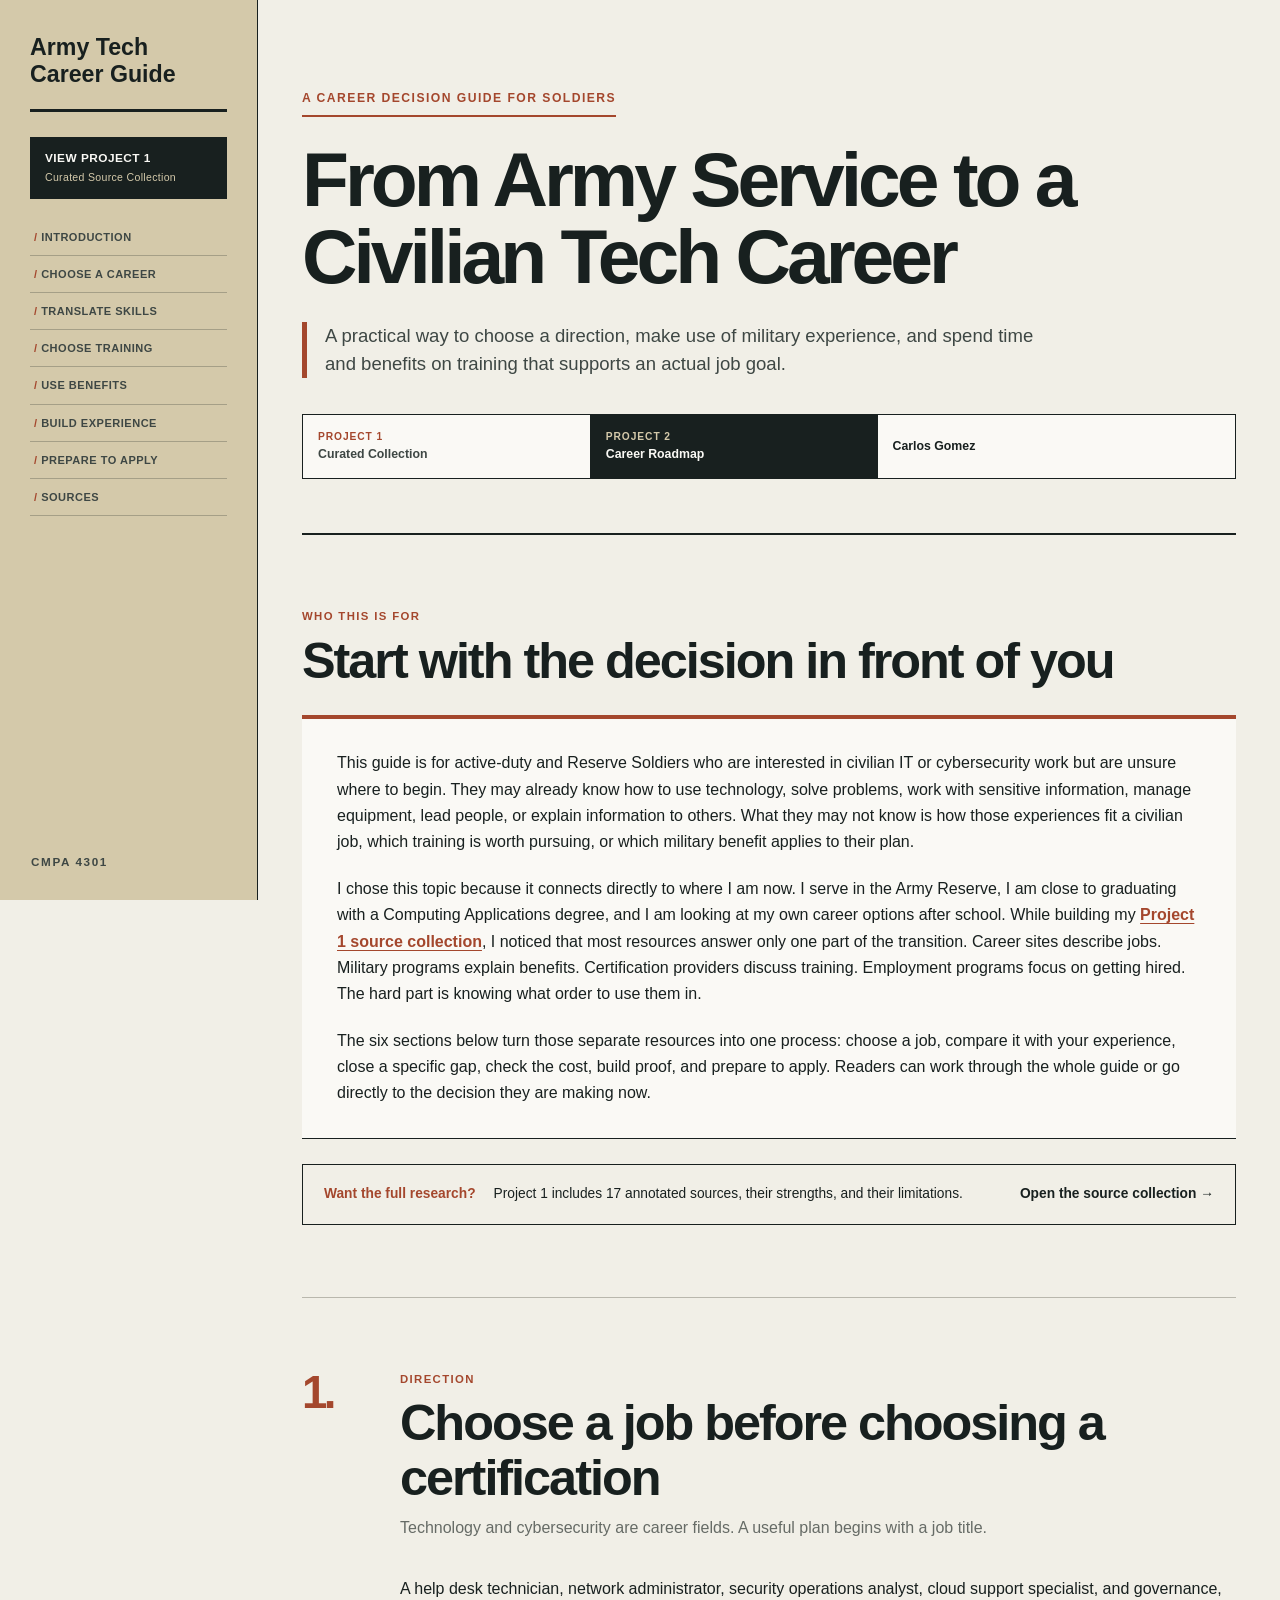
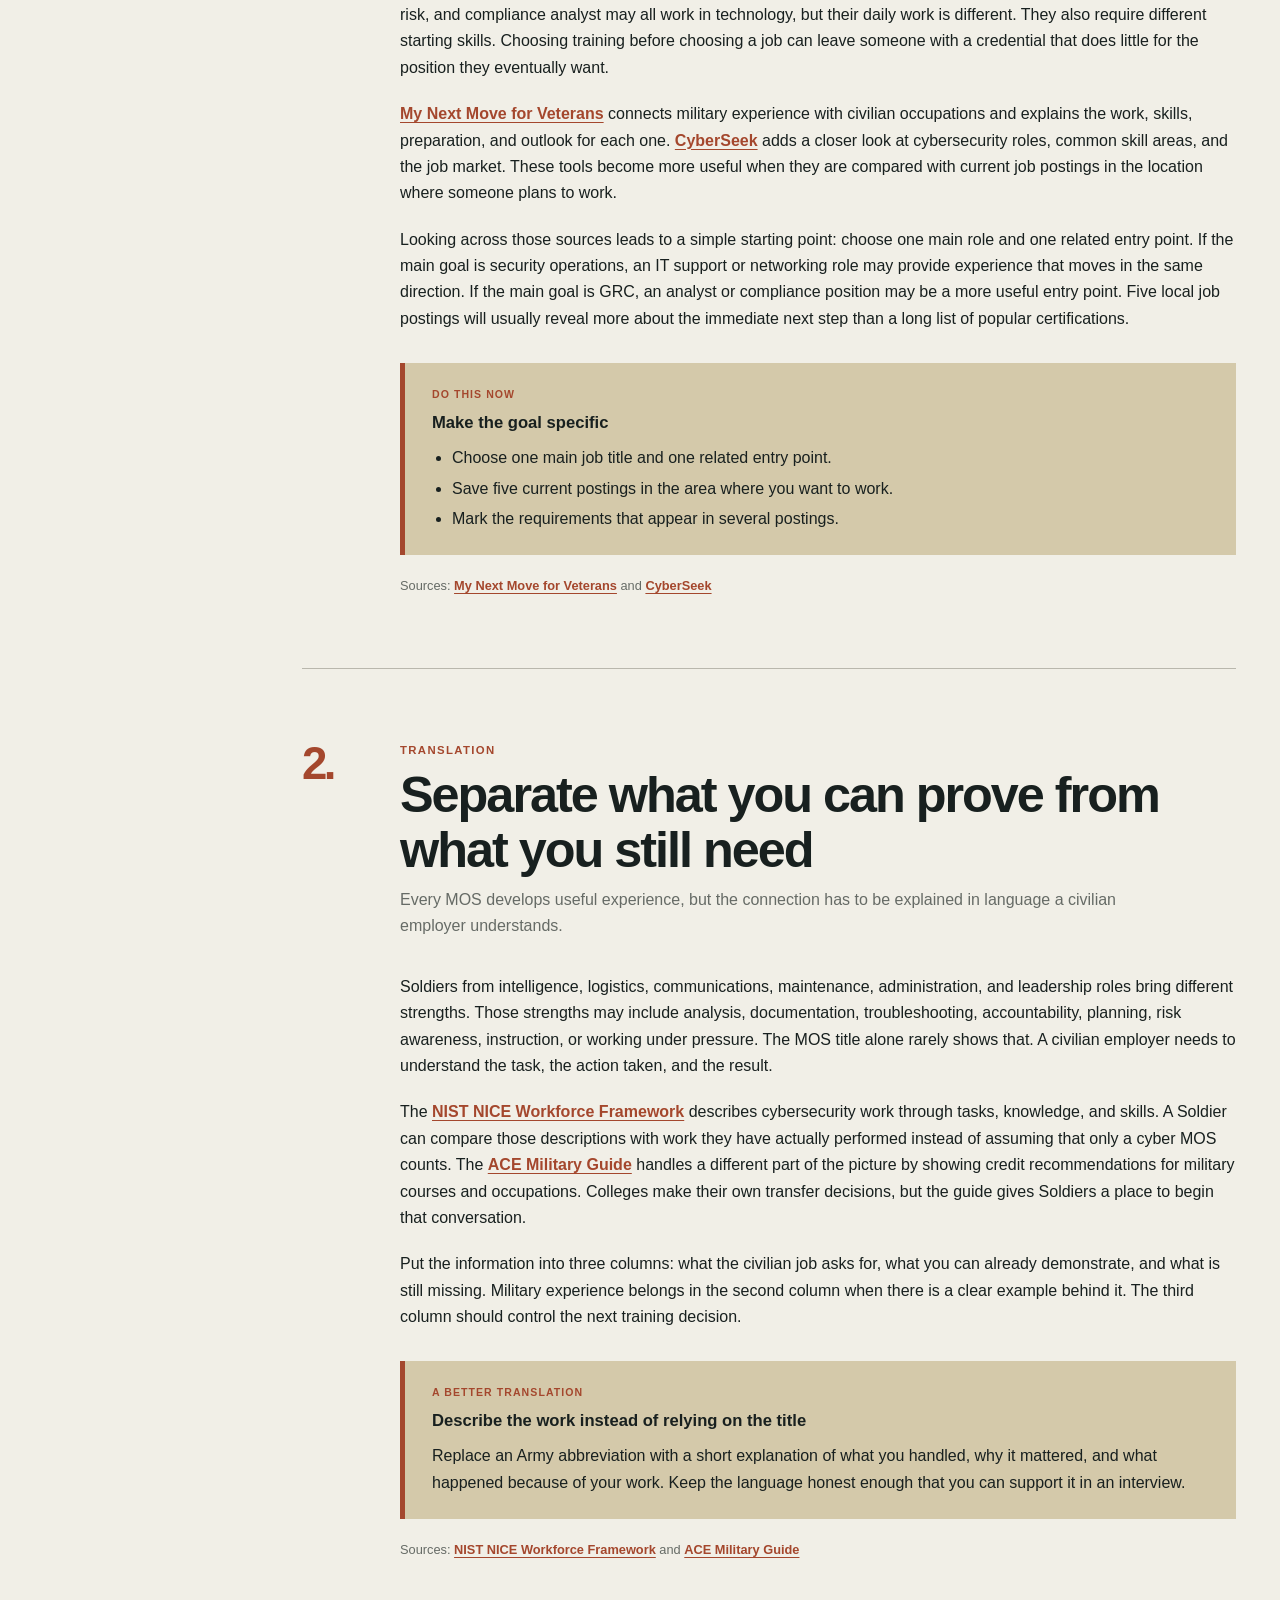
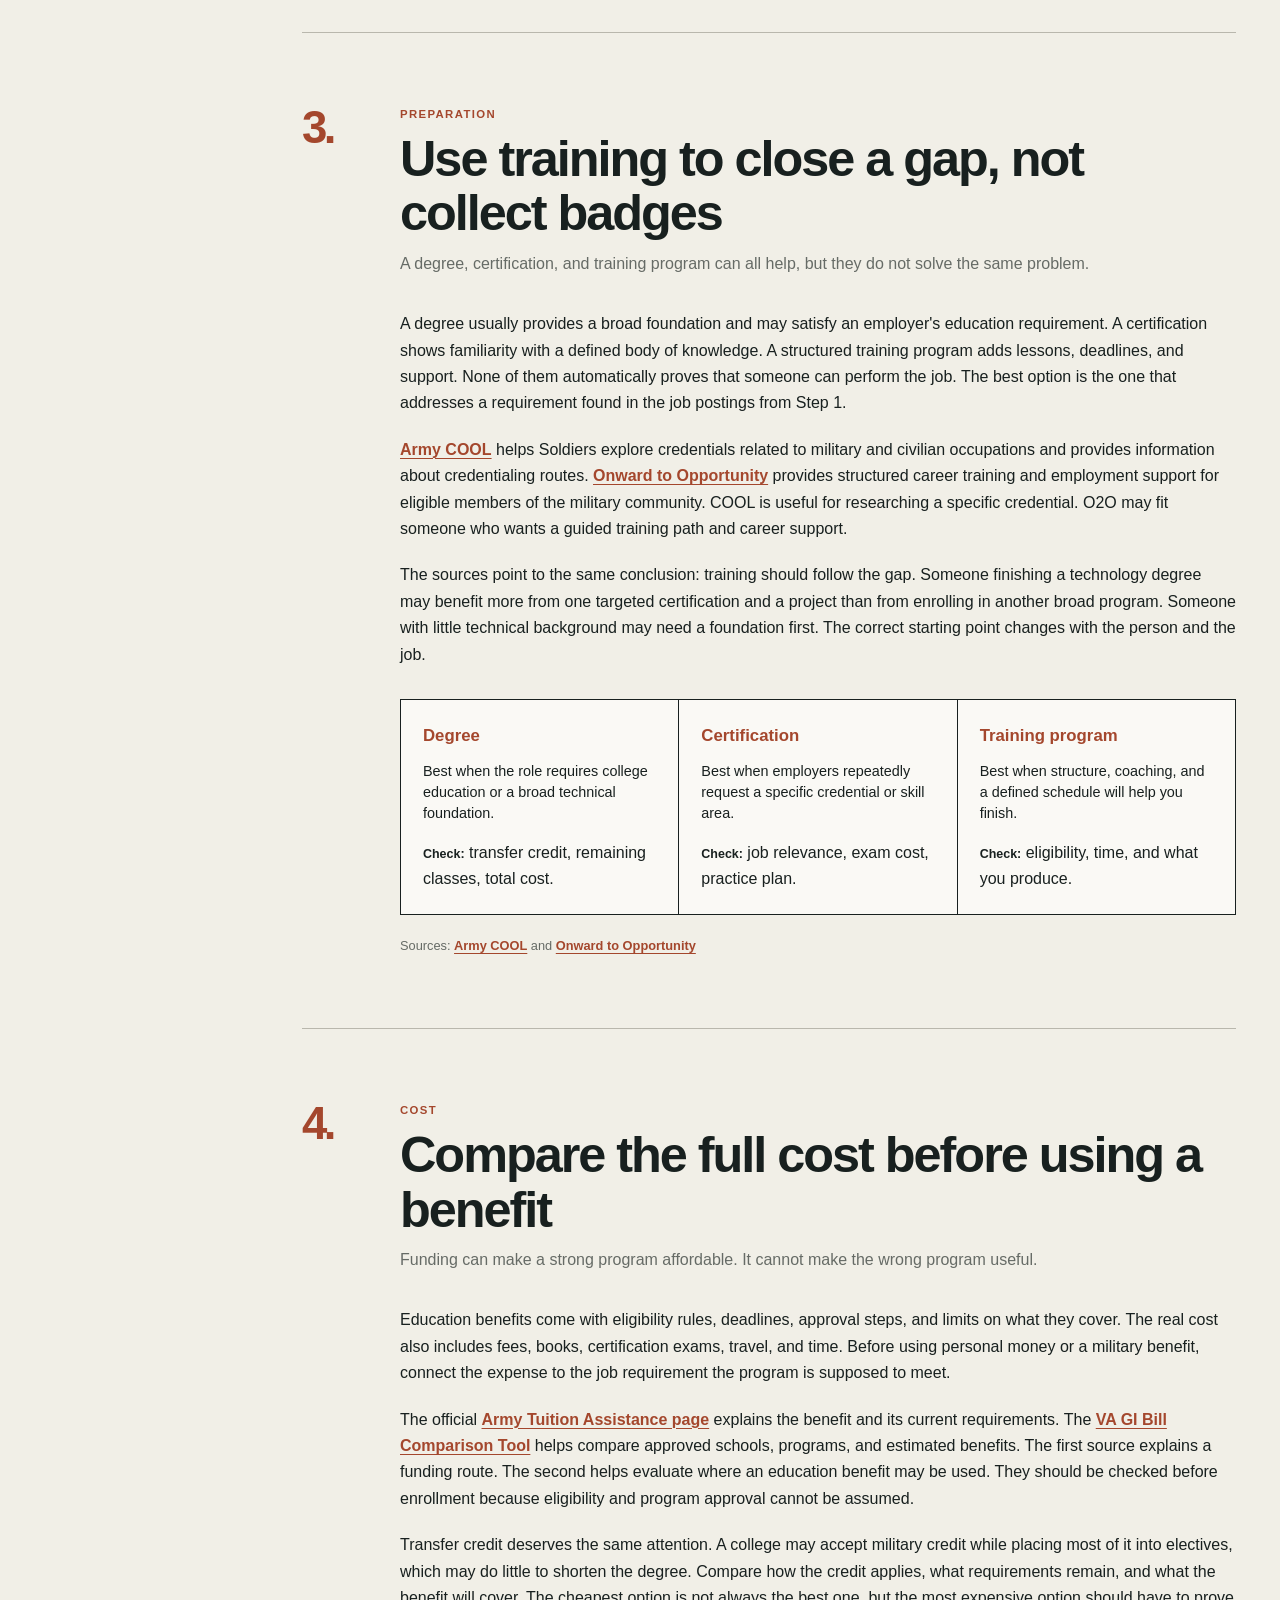
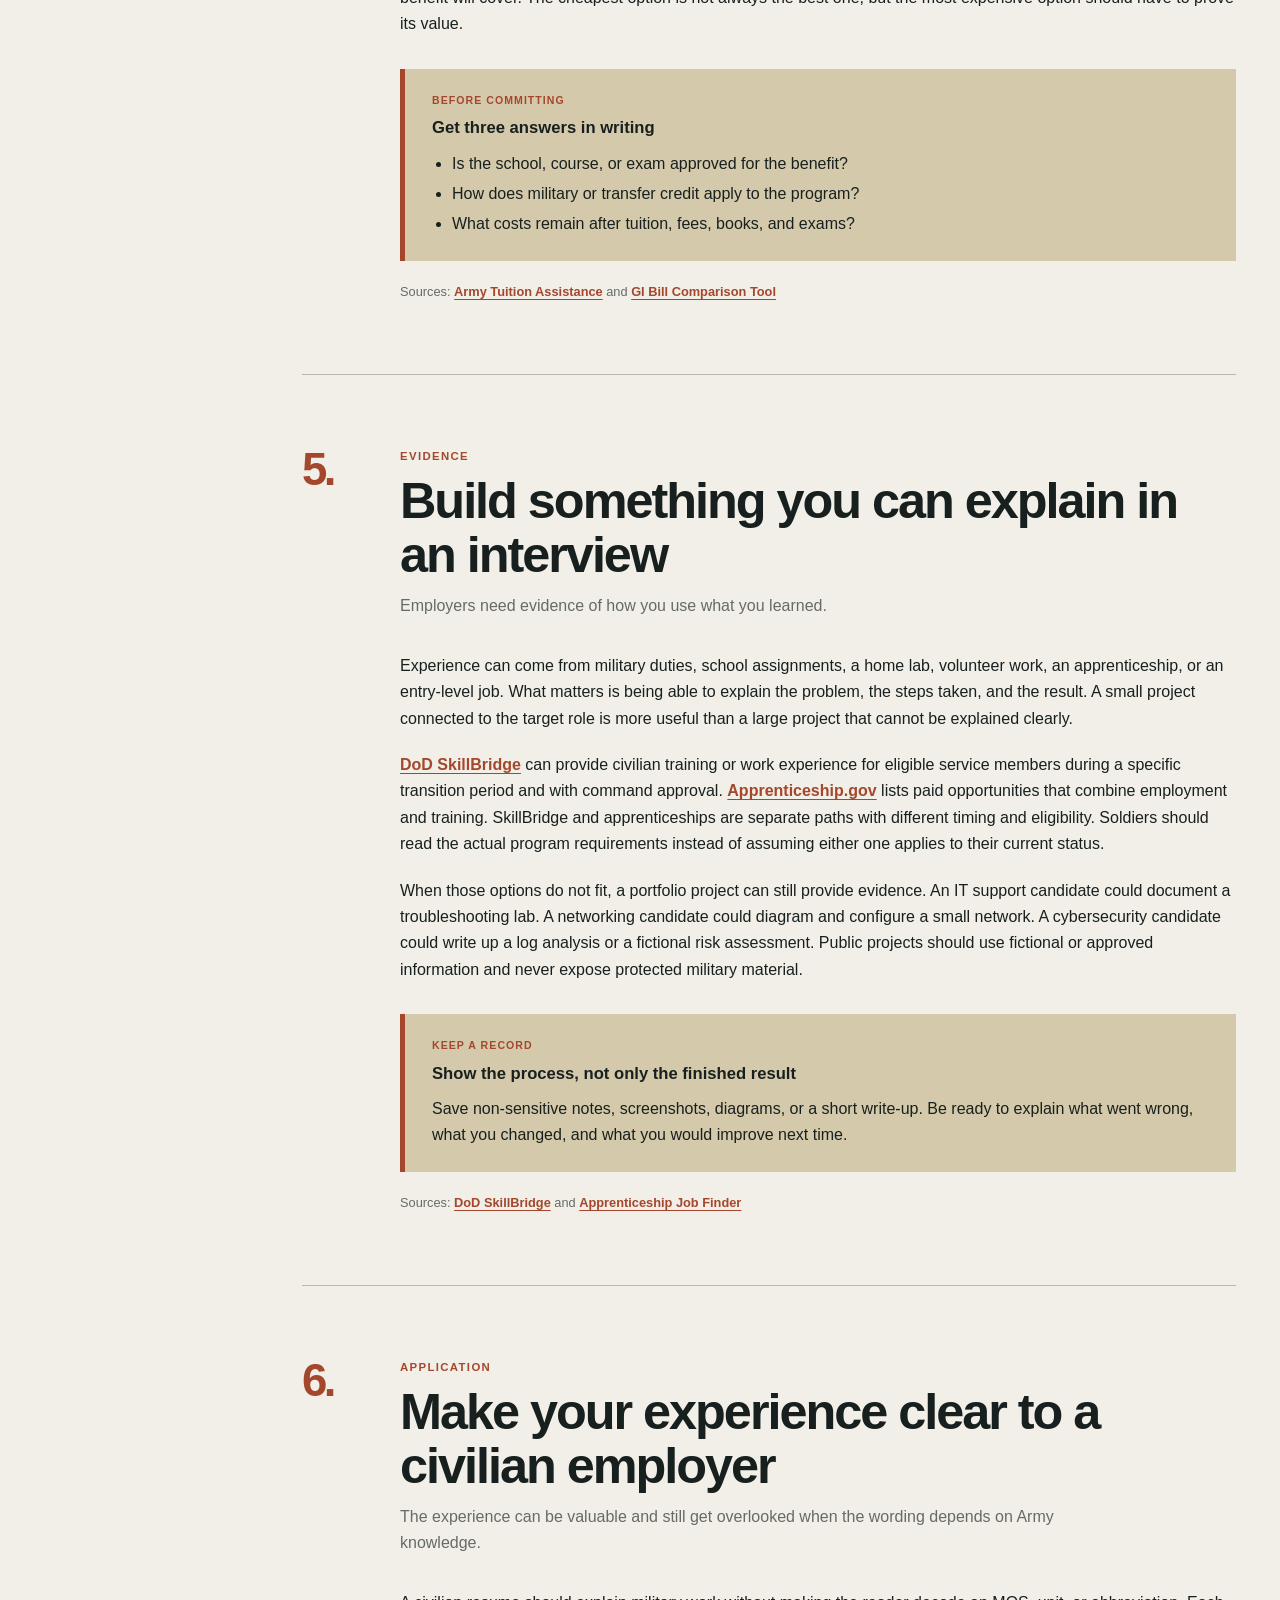
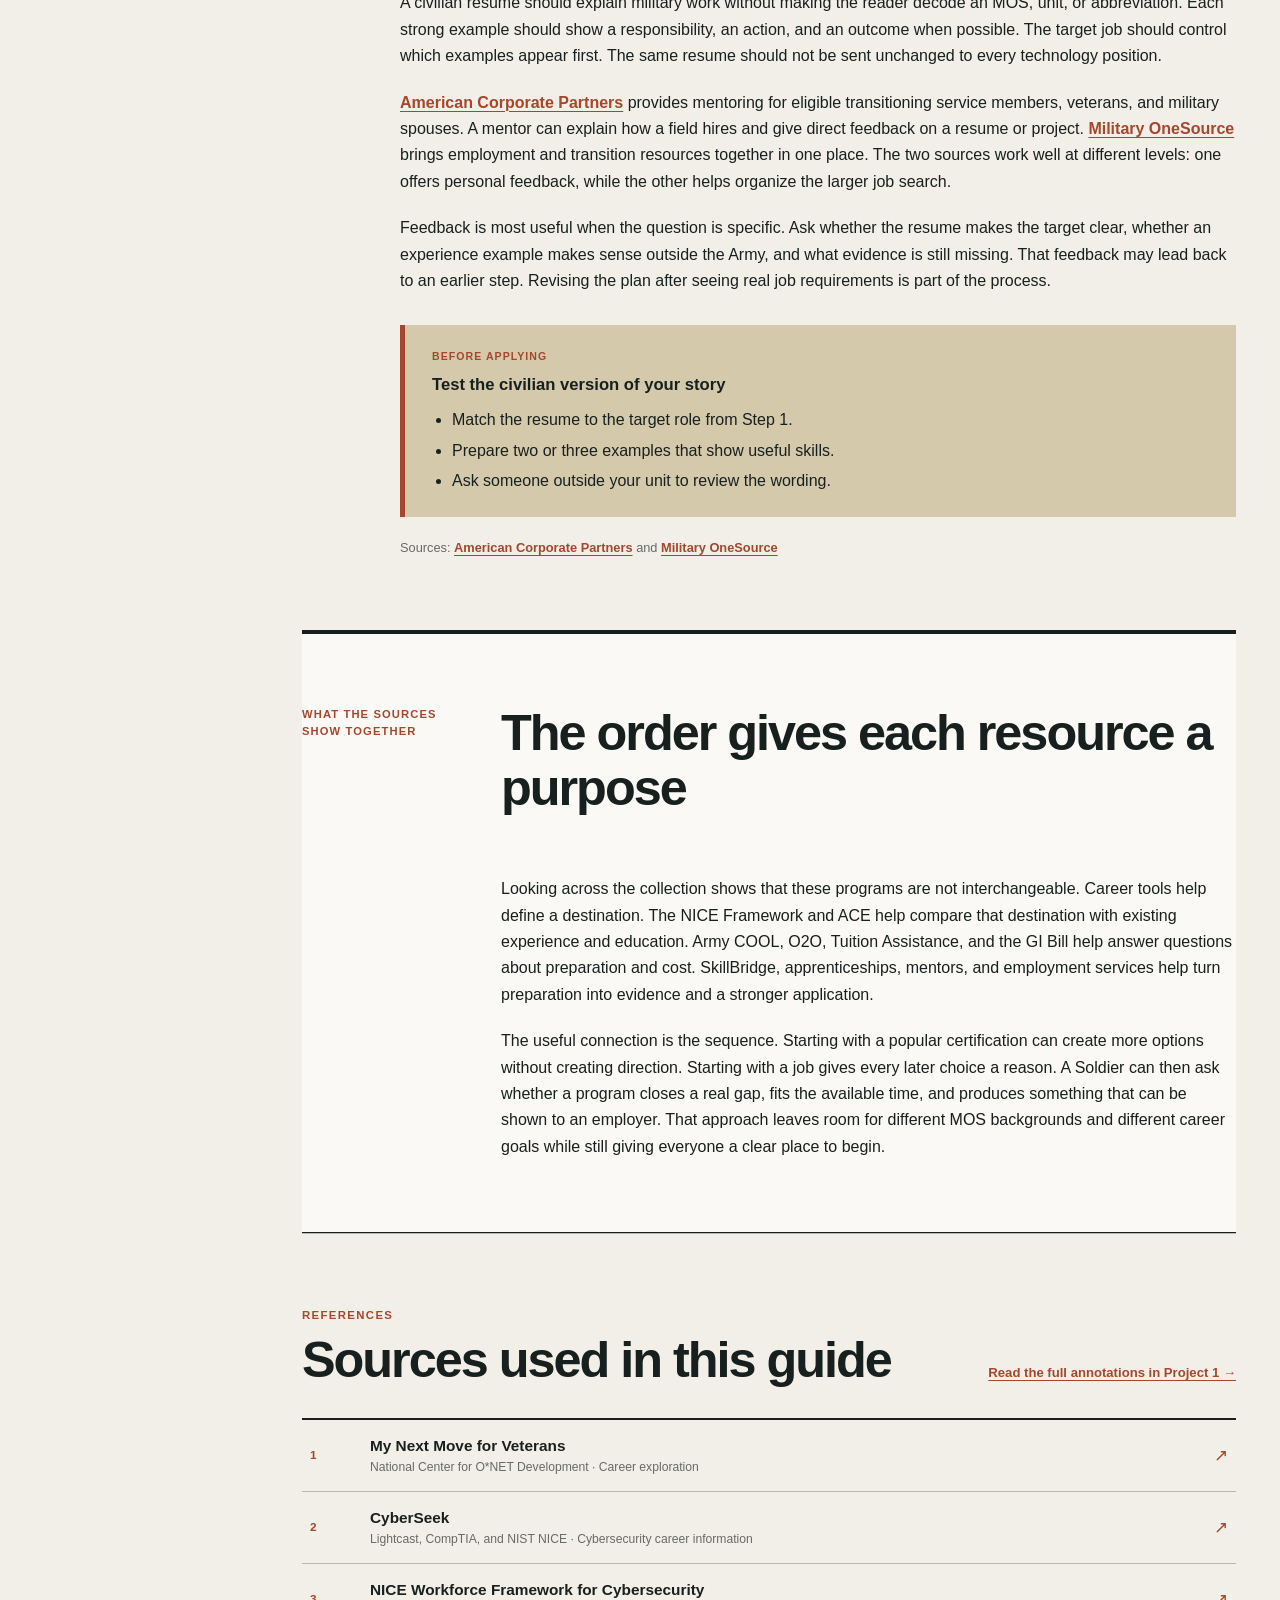
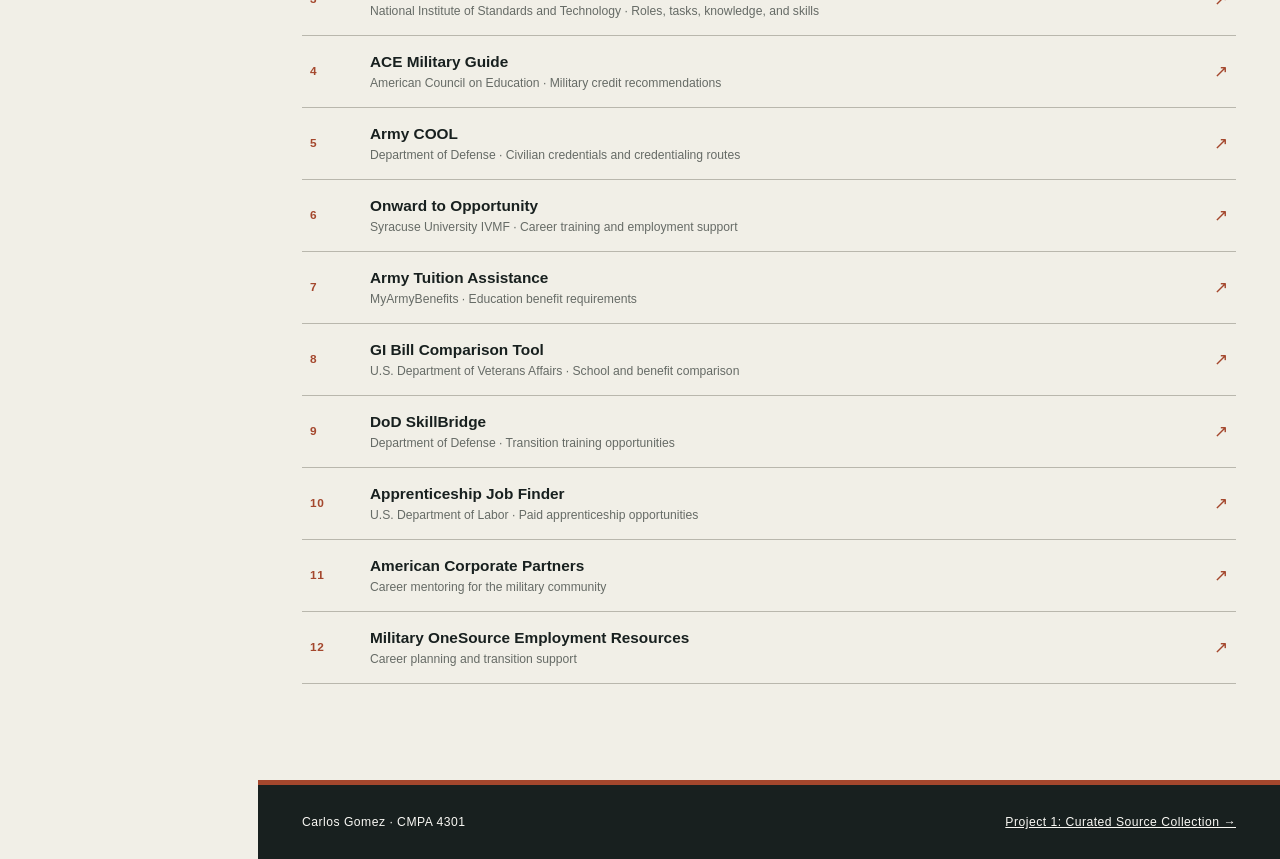
<file: career-roadmap.html>
<!DOCTYPE html>
<html lang="en">
<head>
  <meta charset="UTF-8">
  <meta name="viewport" content="width=device-width, initial-scale=1.0">
  <meta name="description" content="A practical decision guide for active-duty and Reserve Soldiers exploring civilian IT and cybersecurity careers.">
  <title>Army-to-Tech Career Roadmap | Carlos Gomez</title>
  <link rel="stylesheet" href="roadmap.css">
</head>

<body>
  <a class="skip-link" href="#main">Skip to the guide</a>

  <header class="site-header">
    <div class="header-inner">
      <a class="site-name" href="career-roadmap.html">Army Tech Career Guide</a>

      <a class="collection-button" href="index.html">
        View Project 1
        <span>Curated Source Collection</span>
      </a>

      <nav aria-label="Career roadmap sections">
        <a href="#introduction">Introduction</a>
        <a href="#career">Choose a Career</a>
        <a href="#skills">Translate Skills</a>
        <a href="#training">Choose Training</a>
        <a href="#benefits">Use Benefits</a>
        <a href="#experience">Build Experience</a>
        <a href="#job-search">Prepare to Apply</a>
        <a href="#sources">Sources</a>
      </nav>
    </div>
  </header>

  <main id="main">
    <section class="title-block" aria-labelledby="page-title">
      <p class="eyebrow">A Career Decision Guide for Soldiers</p>

      <h1 id="page-title">From Army Service to a Civilian Tech Career</h1>

      <p class="lead">
        A practical way to choose a direction, make use of military
        experience, and spend time and benefits on training that supports
        an actual job goal.
      </p>

      <div class="project-bar" aria-label="Project navigation">
        <a href="index.html">
          <span>Project 1</span>
          Curated Collection
        </a>

        <div class="current-project">
          <span>Project 2</span>
          Career Roadmap
        </div>

        <div class="author">
          Carlos Gomez
        </div>
      </div>
    </section>

    <section id="introduction" class="introduction section-block">
      <div class="intro-heading">
        <p class="section-kicker">Who this is for</p>
        <h2>Start with the decision in front of you</h2>
      </div>

      <div class="intro-copy">
        <p>
          This guide is for active-duty and Reserve Soldiers who are
          interested in civilian IT or cybersecurity work but are unsure
          where to begin. They may already know how to use technology,
          solve problems, work with sensitive information, manage equipment,
          lead people, or explain information to others. What they may not
          know is how those experiences fit a civilian job, which training
          is worth pursuing, or which military benefit applies to their plan.
        </p>

        <p>
          I chose this topic because it connects directly to where I am now.
          I serve in the Army Reserve, I am close to graduating with a
          Computing Applications degree, and I am looking at my own career
          options after school. While building my
          <a href="index.html">Project 1 source collection</a>, I noticed
          that most resources answer only one part of the transition. Career
          sites describe jobs. Military programs explain benefits.
          Certification providers discuss training. Employment programs focus
          on getting hired. The hard part is knowing what order to use them in.
        </p>

        <p>
          The six sections below turn those separate resources into one
          process: choose a job, compare it with your experience, close a
          specific gap, check the cost, build proof, and prepare to apply.
          Readers can work through the whole guide or go directly to the
          decision they are making now.
        </p>
      </div>

      <a class="research-callout" href="index.html">
        <span>Want the full research?</span>
        Project 1 includes 17 annotated sources, their strengths, and their
        limitations.
        <strong>Open the source collection →</strong>
      </a>
    </section>

    <section id="career" class="guide-section section-block">
      <div class="section-heading">
        <p class="section-number">1</p>

        <div>
          <p class="section-kicker">Direction</p>
          <h2>Choose a job before choosing a certification</h2>
          <p>
            Technology and cybersecurity are career fields. A useful plan
            begins with a job title.
          </p>
        </div>
      </div>

      <div class="guide-copy">
        <p>
          A help desk technician, network administrator, security operations
          analyst, cloud support specialist, and governance, risk, and
          compliance analyst may all work in technology, but their daily work
          is different. They also require different starting skills. Choosing
          training before choosing a job can leave someone with a credential
          that does little for the position they eventually want.
        </p>

        <p>
          <a class="text-link" href="https://www.mynextmove.org/vets/" target="_blank" rel="noopener">My Next Move for Veterans</a>
          connects military experience with civilian occupations and explains
          the work, skills, preparation, and outlook for each one.
          <a class="text-link" href="https://www.cyberseek.org/" target="_blank" rel="noopener">CyberSeek</a>
          adds a closer look at cybersecurity roles, common skill areas, and
          the job market. These tools become more useful when they are compared
          with current job postings in the location where someone plans to
          work.
        </p>

        <p>
          Looking across those sources leads to a simple starting point:
          choose one main role and one related entry point. If the main goal is
          security operations, an IT support or networking role may provide
          experience that moves in the same direction. If the main goal is
          GRC, an analyst or compliance position may be a more useful entry
          point. Five local job postings will usually reveal more about the
          immediate next step than a long list of popular certifications.
        </p>
      </div>

      <aside class="action-box">
        <p class="action-label">Do this now</p>
        <h3>Make the goal specific</h3>

        <ul>
          <li>Choose one main job title and one related entry point.</li>
          <li>Save five current postings in the area where you want to work.</li>
          <li>Mark the requirements that appear in several postings.</li>
        </ul>
      </aside>

      <p class="section-sources">
        Sources:
        <a href="https://www.mynextmove.org/vets/" target="_blank" rel="noopener">My Next Move for Veterans</a>
        and
        <a href="https://www.cyberseek.org/" target="_blank" rel="noopener">CyberSeek</a>
      </p>
    </section>

    <section id="skills" class="guide-section section-block">
      <div class="section-heading">
        <p class="section-number">2</p>

        <div>
          <p class="section-kicker">Translation</p>
          <h2>Separate what you can prove from what you still need</h2>
          <p>
            Every MOS develops useful experience, but the connection has to be
            explained in language a civilian employer understands.
          </p>
        </div>
      </div>

      <div class="guide-copy">
        <p>
          Soldiers from intelligence, logistics, communications, maintenance,
          administration, and leadership roles bring different strengths.
          Those strengths may include analysis, documentation, troubleshooting,
          accountability, planning, risk awareness, instruction, or working
          under pressure. The MOS title alone rarely shows that. A civilian
          employer needs to understand the task, the action taken, and the
          result.
        </p>

        <p>
          The
          <a class="text-link" href="https://csrc.nist.gov/pubs/sp/800/181/r1/final" target="_blank" rel="noopener">NIST NICE Workforce Framework</a>
          describes cybersecurity work through tasks, knowledge, and skills.
          A Soldier can compare those descriptions with work they have actually
          performed instead of assuming that only a cyber MOS counts. The
          <a class="text-link" href="https://militaryguide.acenet.edu/" target="_blank" rel="noopener">ACE Military Guide</a>
          handles a different part of the picture by showing credit
          recommendations for military courses and occupations. Colleges make
          their own transfer decisions, but the guide gives Soldiers a place
          to begin that conversation.
        </p>

        <p>
          Put the information into three columns: what the civilian job asks
          for, what you can already demonstrate, and what is still missing.
          Military experience belongs in the second column when there is a
          clear example behind it. The third column should control the next
          training decision.
        </p>
      </div>

      <aside class="action-box">
        <p class="action-label">A better translation</p>
        <h3>Describe the work instead of relying on the title</h3>

        <p>
          Replace an Army abbreviation with a short explanation of what you
          handled, why it mattered, and what happened because of your work.
          Keep the language honest enough that you can support it in an
          interview.
        </p>
      </aside>

      <p class="section-sources">
        Sources:
        <a href="https://csrc.nist.gov/pubs/sp/800/181/r1/final" target="_blank" rel="noopener">NIST NICE Workforce Framework</a>
        and
        <a href="https://militaryguide.acenet.edu/" target="_blank" rel="noopener">ACE Military Guide</a>
      </p>
    </section>

    <section id="training" class="guide-section section-block">
      <div class="section-heading">
        <p class="section-number">3</p>

        <div>
          <p class="section-kicker">Preparation</p>
          <h2>Use training to close a gap, not collect badges</h2>
          <p>
            A degree, certification, and training program can all help, but
            they do not solve the same problem.
          </p>
        </div>
      </div>

      <div class="guide-copy">
        <p>
          A degree usually provides a broad foundation and may satisfy an
          employer's education requirement. A certification shows familiarity
          with a defined body of knowledge. A structured training program adds
          lessons, deadlines, and support. None of them automatically proves
          that someone can perform the job. The best option is the one that
          addresses a requirement found in the job postings from Step 1.
        </p>

        <p>
          <a class="text-link" href="https://www.cool.osd.mil/army/index.html" target="_blank" rel="noopener">Army COOL</a>
          helps Soldiers explore credentials related to military and civilian
          occupations and provides information about credentialing routes.
          <a class="text-link" href="https://ivmf.syracuse.edu/programs/career-training/about-o2o/" target="_blank" rel="noopener">Onward to Opportunity</a>
          provides structured career training and employment support for
          eligible members of the military community. COOL is useful for
          researching a specific credential. O2O may fit someone who wants a
          guided training path and career support.
        </p>

        <p>
          The sources point to the same conclusion: training should follow the
          gap. Someone finishing a technology degree may benefit more from one
          targeted certification and a project than from enrolling in another
          broad program. Someone with little technical background may need a
          foundation first. The correct starting point changes with the person
          and the job.
        </p>
      </div>

      <div class="comparison" aria-label="Comparison of education choices">
        <article>
          <h3>Degree</h3>
          <p>Best when the role requires college education or a broad technical foundation.</p>
          <strong>Check:</strong> transfer credit, remaining classes, total cost.
        </article>

        <article>
          <h3>Certification</h3>
          <p>Best when employers repeatedly request a specific credential or skill area.</p>
          <strong>Check:</strong> job relevance, exam cost, practice plan.
        </article>

        <article>
          <h3>Training program</h3>
          <p>Best when structure, coaching, and a defined schedule will help you finish.</p>
          <strong>Check:</strong> eligibility, time, and what you produce.
        </article>
      </div>

      <p class="section-sources">
        Sources:
        <a href="https://www.cool.osd.mil/army/index.html" target="_blank" rel="noopener">Army COOL</a>
        and
        <a href="https://ivmf.syracuse.edu/programs/career-training/about-o2o/" target="_blank" rel="noopener">Onward to Opportunity</a>
      </p>
    </section>

    <section id="benefits" class="guide-section section-block">
      <div class="section-heading">
        <p class="section-number">4</p>

        <div>
          <p class="section-kicker">Cost</p>
          <h2>Compare the full cost before using a benefit</h2>
          <p>
            Funding can make a strong program affordable. It cannot make the
            wrong program useful.
          </p>
        </div>
      </div>

      <div class="guide-copy">
        <p>
          Education benefits come with eligibility rules, deadlines, approval
          steps, and limits on what they cover. The real cost also includes
          fees, books, certification exams, travel, and time. Before using
          personal money or a military benefit, connect the expense to the job
          requirement the program is supposed to meet.
        </p>

        <p>
          The official
          <a class="text-link" href="https://myarmybenefits.us.army.mil/Benefit-Library/Federal-Benefits/Tuition-Assistance-%28TA%29" target="_blank" rel="noopener">Army Tuition Assistance page</a>
          explains the benefit and its current requirements. The
          <a class="text-link" href="https://www.va.gov/education/gi-bill-comparison-tool/" target="_blank" rel="noopener">VA GI Bill Comparison Tool</a>
          helps compare approved schools, programs, and estimated benefits.
          The first source explains a funding route. The second helps evaluate
          where an education benefit may be used. They should be checked
          before enrollment because eligibility and program approval cannot be
          assumed.
        </p>

        <p>
          Transfer credit deserves the same attention. A college may accept
          military credit while placing most of it into electives, which may
          do little to shorten the degree. Compare how the credit applies,
          what requirements remain, and what the benefit will cover. The
          cheapest option is not always the best one, but the most expensive
          option should have to prove its value.
        </p>
      </div>

      <aside class="action-box">
        <p class="action-label">Before committing</p>
        <h3>Get three answers in writing</h3>

        <ul>
          <li>Is the school, course, or exam approved for the benefit?</li>
          <li>How does military or transfer credit apply to the program?</li>
          <li>What costs remain after tuition, fees, books, and exams?</li>
        </ul>
      </aside>

      <p class="section-sources">
        Sources:
        <a href="https://myarmybenefits.us.army.mil/Benefit-Library/Federal-Benefits/Tuition-Assistance-%28TA%29" target="_blank" rel="noopener">Army Tuition Assistance</a>
        and
        <a href="https://www.va.gov/education/gi-bill-comparison-tool/" target="_blank" rel="noopener">GI Bill Comparison Tool</a>
      </p>
    </section>

    <section id="experience" class="guide-section section-block">
      <div class="section-heading">
        <p class="section-number">5</p>

        <div>
          <p class="section-kicker">Evidence</p>
          <h2>Build something you can explain in an interview</h2>
          <p>
            Employers need evidence of how you use what you learned.
          </p>
        </div>
      </div>

      <div class="guide-copy">
        <p>
          Experience can come from military duties, school assignments, a home
          lab, volunteer work, an apprenticeship, or an entry-level job. What
          matters is being able to explain the problem, the steps taken, and
          the result. A small project connected to the target role is more
          useful than a large project that cannot be explained clearly.
        </p>

        <p>
          <a class="text-link" href="https://www.skillbridge.mil/" target="_blank" rel="noopener">DoD SkillBridge</a>
          can provide civilian training or work experience for eligible
          service members during a specific transition period and with command
          approval.
          <a class="text-link" href="https://www.apprenticeship.gov/apprenticeship-job-finder" target="_blank" rel="noopener">Apprenticeship.gov</a>
          lists paid opportunities that combine employment and training.
          SkillBridge and apprenticeships are separate paths with different
          timing and eligibility. Soldiers should read the actual program
          requirements instead of assuming either one applies to their current
          status.
        </p>

        <p>
          When those options do not fit, a portfolio project can still provide
          evidence. An IT support candidate could document a troubleshooting
          lab. A networking candidate could diagram and configure a small
          network. A cybersecurity candidate could write up a log analysis or
          a fictional risk assessment. Public projects should use fictional or
          approved information and never expose protected military material.
        </p>
      </div>

      <aside class="action-box">
        <p class="action-label">Keep a record</p>
        <h3>Show the process, not only the finished result</h3>

        <p>
          Save non-sensitive notes, screenshots, diagrams, or a short write-up.
          Be ready to explain what went wrong, what you changed, and what you
          would improve next time.
        </p>
      </aside>

      <p class="section-sources">
        Sources:
        <a href="https://www.skillbridge.mil/" target="_blank" rel="noopener">DoD SkillBridge</a>
        and
        <a href="https://www.apprenticeship.gov/apprenticeship-job-finder" target="_blank" rel="noopener">Apprenticeship Job Finder</a>
      </p>
    </section>

    <section id="job-search" class="guide-section section-block">
      <div class="section-heading">
        <p class="section-number">6</p>

        <div>
          <p class="section-kicker">Application</p>
          <h2>Make your experience clear to a civilian employer</h2>
          <p>
            The experience can be valuable and still get overlooked when the
            wording depends on Army knowledge.
          </p>
        </div>
      </div>

      <div class="guide-copy">
        <p>
          A civilian resume should explain military work without making the
          reader decode an MOS, unit, or abbreviation. Each strong example
          should show a responsibility, an action, and an outcome when
          possible. The target job should control which examples appear first.
          The same resume should not be sent unchanged to every technology
          position.
        </p>

        <p>
          <a class="text-link" href="https://www.acp-usa.org/" target="_blank" rel="noopener">American Corporate Partners</a>
          provides mentoring for eligible transitioning service members,
          veterans, and military spouses. A mentor can explain how a field
          hires and give direct feedback on a resume or project.
          <a class="text-link" href="https://www.militaryonesource.mil/resources/millife-guides/employment/" target="_blank" rel="noopener">Military OneSource</a>
          brings employment and transition resources together in one place.
          The two sources work well at different levels: one offers personal
          feedback, while the other helps organize the larger job search.
        </p>

        <p>
          Feedback is most useful when the question is specific. Ask whether
          the resume makes the target clear, whether an experience example
          makes sense outside the Army, and what evidence is still missing.
          That feedback may lead back to an earlier step. Revising the plan
          after seeing real job requirements is part of the process.
        </p>
      </div>

      <aside class="action-box">
        <p class="action-label">Before applying</p>
        <h3>Test the civilian version of your story</h3>

        <ul>
          <li>Match the resume to the target role from Step 1.</li>
          <li>Prepare two or three examples that show useful skills.</li>
          <li>Ask someone outside your unit to review the wording.</li>
        </ul>
      </aside>

      <p class="section-sources">
        Sources:
        <a href="https://www.acp-usa.org/" target="_blank" rel="noopener">American Corporate Partners</a>
        and
        <a href="https://www.militaryonesource.mil/resources/millife-guides/employment/" target="_blank" rel="noopener">Military OneSource</a>
      </p>
    </section>

    <section class="conclusion section-block">
      <div class="conclusion-label">What the sources show together</div>

      <h2>The order gives each resource a purpose</h2>

      <div class="conclusion-copy">
        <p>
          Looking across the collection shows that these programs are not
          interchangeable. Career tools help define a destination. The NICE
          Framework and ACE help compare that destination with existing
          experience and education. Army COOL, O2O, Tuition Assistance, and
          the GI Bill help answer questions about preparation and cost.
          SkillBridge, apprenticeships, mentors, and employment services help
          turn preparation into evidence and a stronger application.
        </p>

        <p>
          The useful connection is the sequence. Starting with a popular
          certification can create more options without creating direction.
          Starting with a job gives every later choice a reason. A Soldier can
          then ask whether a program closes a real gap, fits the available
          time, and produces something that can be shown to an employer. That
          approach leaves room for different MOS backgrounds and different
          career goals while still giving everyone a clear place to begin.
        </p>
      </div>
    </section>

    <section id="sources" class="references section-block">
      <div class="references-heading">
        <div>
          <p class="section-kicker">References</p>
          <h2>Sources used in this guide</h2>
        </div>

        <a href="index.html">
          Read the full annotations in Project 1 →
        </a>
      </div>

      <div class="reference-list">
        <a href="https://www.mynextmove.org/vets/" target="_blank" rel="noopener">
          <span class="reference-number">1</span>
          <span>
            <strong>My Next Move for Veterans</strong>
            <small>National Center for O*NET Development · Career exploration</small>
          </span>
          <span class="reference-arrow">↗</span>
        </a>

        <a href="https://www.cyberseek.org/" target="_blank" rel="noopener">
          <span class="reference-number">2</span>
          <span>
            <strong>CyberSeek</strong>
            <small>Lightcast, CompTIA, and NIST NICE · Cybersecurity career information</small>
          </span>
          <span class="reference-arrow">↗</span>
        </a>

        <a href="https://csrc.nist.gov/pubs/sp/800/181/r1/final" target="_blank" rel="noopener">
          <span class="reference-number">3</span>
          <span>
            <strong>NICE Workforce Framework for Cybersecurity</strong>
            <small>National Institute of Standards and Technology · Roles, tasks, knowledge, and skills</small>
          </span>
          <span class="reference-arrow">↗</span>
        </a>

        <a href="https://militaryguide.acenet.edu/" target="_blank" rel="noopener">
          <span class="reference-number">4</span>
          <span>
            <strong>ACE Military Guide</strong>
            <small>American Council on Education · Military credit recommendations</small>
          </span>
          <span class="reference-arrow">↗</span>
        </a>

        <a href="https://www.cool.osd.mil/army/index.html" target="_blank" rel="noopener">
          <span class="reference-number">5</span>
          <span>
            <strong>Army COOL</strong>
            <small>Department of Defense · Civilian credentials and credentialing routes</small>
          </span>
          <span class="reference-arrow">↗</span>
        </a>

        <a href="https://ivmf.syracuse.edu/programs/career-training/about-o2o/" target="_blank" rel="noopener">
          <span class="reference-number">6</span>
          <span>
            <strong>Onward to Opportunity</strong>
            <small>Syracuse University IVMF · Career training and employment support</small>
          </span>
          <span class="reference-arrow">↗</span>
        </a>

        <a href="https://myarmybenefits.us.army.mil/Benefit-Library/Federal-Benefits/Tuition-Assistance-%28TA%29" target="_blank" rel="noopener">
          <span class="reference-number">7</span>
          <span>
            <strong>Army Tuition Assistance</strong>
            <small>MyArmyBenefits · Education benefit requirements</small>
          </span>
          <span class="reference-arrow">↗</span>
        </a>

        <a href="https://www.va.gov/education/gi-bill-comparison-tool/" target="_blank" rel="noopener">
          <span class="reference-number">8</span>
          <span>
            <strong>GI Bill Comparison Tool</strong>
            <small>U.S. Department of Veterans Affairs · School and benefit comparison</small>
          </span>
          <span class="reference-arrow">↗</span>
        </a>

        <a href="https://www.skillbridge.mil/" target="_blank" rel="noopener">
          <span class="reference-number">9</span>
          <span>
            <strong>DoD SkillBridge</strong>
            <small>Department of Defense · Transition training opportunities</small>
          </span>
          <span class="reference-arrow">↗</span>
        </a>

        <a href="https://www.apprenticeship.gov/apprenticeship-job-finder" target="_blank" rel="noopener">
          <span class="reference-number">10</span>
          <span>
            <strong>Apprenticeship Job Finder</strong>
            <small>U.S. Department of Labor · Paid apprenticeship opportunities</small>
          </span>
          <span class="reference-arrow">↗</span>
        </a>

        <a href="https://www.acp-usa.org/" target="_blank" rel="noopener">
          <span class="reference-number">11</span>
          <span>
            <strong>American Corporate Partners</strong>
            <small>Career mentoring for the military community</small>
          </span>
          <span class="reference-arrow">↗</span>
        </a>

        <a href="https://www.militaryonesource.mil/resources/millife-guides/employment/" target="_blank" rel="noopener">
          <span class="reference-number">12</span>
          <span>
            <strong>Military OneSource Employment Resources</strong>
            <small>Career planning and transition support</small>
          </span>
          <span class="reference-arrow">↗</span>
        </a>
      </div>
    </section>
  </main>

  <footer>
    <p>Carlos Gomez · CMPA 4301</p>
    <a href="index.html">Project 1: Curated Source Collection →</a>
  </footer>
</body>
</html>
</file>
<file: style.css>
:root {
  --ink: #18201f;
  --ink-light: #3e4744;
  --paper: #f1efe7;
  --paper-light: #faf9f5;
  --khaki: #d4c9aa;
  --khaki-dark: #b7aa87;
  --olive: #4d5942;
  --rust: #a4472d;
  --line: #b9b7ad;
  --muted: #666b66;
  --rail-width: 252px;
  --font-main: Arial, Helvetica, sans-serif;
}

* {
  box-sizing: border-box;
}

html {
  scroll-behavior: smooth;
}

body {
  margin: 0;
  background: var(--paper);
  color: var(--ink);
  font-family: var(--font-main);
  font-size: 16px;
  line-height: 1.65;
}

a {
  color: inherit;
}

/* LEFT SIDEBAR */

.site-header {
  position: fixed;
  inset: 0 auto 0 0;
  z-index: 10;
  width: var(--rail-width);
  background: var(--khaki);
  color: var(--ink);
  border-right: 1px solid var(--ink);
}

.site-header::after {
  content: "CMPA 4301";
  position: absolute;
  left: 31px;
  bottom: 34px;
  color: var(--ink-light);
  font-size: 0.76rem;
  font-weight: 700;
  letter-spacing: 0.14em;
}

.header-inner {
  min-height: 100%;
  padding: 38px 30px 90px;
  display: flex;
  flex-direction: column;
}

.site-name {
  padding: 0 0 24px;
  color: var(--ink);
  border-bottom: 3px solid var(--ink);
  font-size: 1.5rem;
  font-weight: 700;
  line-height: 1.15;
  text-decoration: none;
}

nav {
  margin-top: 34px;
  display: flex;
  flex-direction: column;
}

nav a {
  padding: 13px 4px;
  color: var(--ink-light);
  border-bottom: 1px solid rgba(24, 32, 31, 0.28);
  font-size: 0.77rem;
  font-weight: 700;
  letter-spacing: 0.06em;
  text-decoration: none;
  text-transform: uppercase;
}

nav a::before {
  content: "/ ";
  color: var(--rust);
}

nav a:hover,
nav a:focus-visible {
  padding-left: 10px;
  color: var(--ink);
  background: rgba(255, 255, 255, 0.24);
}

nav .project-two-nav {
  margin-top: 18px;
  padding: 12px 10px;
  color: var(--paper-light);
  background: var(--ink);
  border: 1px solid var(--ink);
}

nav .project-two-nav::before {
  content: "";
}

nav .project-two-nav:hover,
nav .project-two-nav:focus-visible {
  padding-left: 10px;
  color: white;
  background: var(--rust);
}

/* PAGE FRAME */

main,
footer {
  margin-left: var(--rail-width);
}

.title-block,
.section-block {
  width: min(1080px, calc(100% - 88px));
  margin-inline: auto;
}

.title-block {
  min-height: 500px;
  padding: 76px 0 58px;
  display: flex;
  flex-direction: column;
  justify-content: flex-end;
  border-bottom: 2px solid var(--ink);
}

.eyebrow {
  width: fit-content;
  margin: 0 0 25px;
  padding: 0 0 7px;
  color: var(--rust);
  border-bottom: 2px solid var(--rust);
  font-size: 0.78rem;
  font-weight: 700;
  letter-spacing: 0.12em;
  text-transform: uppercase;
}

h1,
h2,
h3,
p {
  overflow-wrap: break-word;
}

h1 {
  max-width: 900px;
  margin: 0;
  color: var(--ink);
  font-size: clamp(2.8rem, 6vw, 5.3rem);
  font-weight: 700;
  letter-spacing: -0.05em;
  line-height: 1;
}

.lead {
  max-width: 720px;
  margin: 28px 0 38px;
  padding-left: 18px;
  color: var(--ink-light);
  border-left: 5px solid var(--rust);
  font-size: 1.18rem;
  line-height: 1.5;
}

.roadmap-link {
  align-self: flex-start;
  margin-top: 22px;
  padding: 13px 18px;
  color: var(--paper-light);
  background: var(--ink);
  font-size: 0.82rem;
  font-weight: 700;
  letter-spacing: 0.03em;
  text-decoration: none;
}

.roadmap-link:hover,
.roadmap-link:focus-visible {
  background: var(--rust);
}

.collection-facts {
  display: grid;
  grid-template-columns: 0.55fr 0.65fr 2fr;
  border: 1px solid var(--ink);
}

.collection-facts span {
  min-height: 54px;
  padding: 13px 16px;
  display: flex;
  align-items: center;
  color: var(--ink-light);
  background: var(--paper-light);
  font-size: 0.76rem;
  letter-spacing: 0.04em;
  text-transform: uppercase;
}

.collection-facts span + span {
  border-left: 1px solid var(--ink);
}

.collection-facts strong {
  margin-right: 5px;
  color: var(--ink);
}

/* GENERAL SECTIONS */

.section-block {
  padding: 70px 0;
  scroll-margin-top: 18px;
}

.section-block + .section-block {
  border-top: 1px solid var(--line);
}

h2 {
  margin: 0;
  color: var(--ink);
  font-size: clamp(2rem, 4vw, 3.2rem);
  font-weight: 700;
  letter-spacing: -0.035em;
  line-height: 1.08;
}

/* INTRODUCTION */

section.introduction.section-block {
  display: block;
}

.section-heading.introduction-heading {
  display: block;
  width: 100%;
  margin-bottom: 28px;
}

.intro-copy {
  display: block;
  width: 100%;
  max-width: none;
  margin: 0;
  padding: 30px 34px;
  background: var(--paper-light);
  border-top: 4px solid var(--rust);
  border-bottom: 1px solid var(--ink);
}

.intro-copy p {
  width: 100%;
  max-width: none;
  margin: 0;
}

.intro-copy p + p {
  margin-top: 20px;
}

/* SECTION HEADINGS */

.section-heading {
  margin-bottom: 36px;
  display: grid;
  grid-template-columns: 72px minmax(0, 1fr);
  align-items: start;
  gap: 24px;
}

.section-number {
  margin: 1px 0 0;
  color: var(--rust);
  font-size: 2.8rem;
  font-weight: 700;
  letter-spacing: -0.08em;
  line-height: 1;
}

.section-number::after {
  content: ".";
}

.section-heading h2 {
  margin-bottom: 10px;
}

.section-heading div > p {
  max-width: 720px;
  margin: 0;
  color: var(--muted);
}

/* SOURCES */

.source-card {
  position: relative;
  margin: 0;
  padding: 38px 0;
  display: grid;
  grid-template-columns: minmax(225px, 0.82fr) minmax(0, 2fr);
  grid-template-areas:
    "tags annotation"
    "title annotation"
    "citation annotation"
    "link annotation";
  column-gap: 52px;
  align-items: start;
  border-top: 1px solid var(--ink);
}

.source-card:last-child {
  border-bottom: 1px solid var(--ink);
}

.source-card::before {
  content: "";
  position: absolute;
  top: -1px;
  left: 0;
  width: 54px;
  height: 4px;
  background: var(--rust);
}

.source-tags {
  grid-area: tags;
  display: flex;
  flex-wrap: wrap;
  gap: 6px;
}

.source-tags span {
  padding: 3px 7px;
  color: var(--olive);
  background: transparent;
  border: 1px solid var(--khaki-dark);
  font-size: 0.68rem;
  font-weight: 700;
  letter-spacing: 0.04em;
  line-height: 1.35;
  text-transform: uppercase;
}

.source-card h3 {
  grid-area: title;
  margin: 17px 0 8px;
  color: var(--ink);
  font-size: 1.48rem;
  font-weight: 600;
  letter-spacing: -0.02em;
  line-height: 1.27;
}

.citation {
  grid-area: citation;
  margin: 0 0 18px;
  color: var(--muted);
  font-size: 0.86rem;
  font-style: italic;
  line-height: 1.45;
}

.source-link {
  grid-area: link;
  width: fit-content;
  padding: 3px 0;
  color: var(--rust);
  background: transparent;
  border-bottom: 2px solid var(--rust);
  font-size: 0.76rem;
  font-weight: 700;
  letter-spacing: 0.05em;
  text-decoration: none;
  text-transform: uppercase;
}

.source-link::after {
  content: " ↗";
}

.source-link:hover,
.source-link:focus-visible {
  color: var(--ink);
  border-bottom-color: var(--ink);
}

.annotation {
  grid-area: annotation;
  padding: 5px 0 5px 30px;
  border-left: 1px solid var(--line);
}

.annotation p {
  margin: 0 0 14px;
}

.annotation p:last-child {
  margin-bottom: 0;
}

.annotation strong {
  color: var(--olive);
  font-size: 0.9rem;
}

/* FOOTER */

footer {
  padding: 30px 44px;
  color: var(--paper-light);
  background: var(--ink);
  border-top: 5px solid var(--rust);
  text-align: center;
  font-size: 0.76rem;
  letter-spacing: 0.04em;
}

footer p {
  margin: 3px 0;
}

footer a {
  color: var(--paper-light);
}

/* TABLET */

@media (max-width: 920px) {
  :root {
    --rail-width: 0px;
  }

  .site-header {
    position: static;
    width: 100%;
    border-right: 0;
    border-bottom: 1px solid var(--ink);
  }

  .site-header::after {
    display: none;
  }

  .header-inner {
    min-height: 0;
    width: min(100% - 40px, 1080px);
    margin-inline: auto;
    padding: 18px 0;
    flex-direction: row;
    align-items: center;
    justify-content: space-between;
    gap: 24px;
  }

  .site-name {
    padding: 0;
    border: 0;
    font-size: 1.12rem;
  }

  nav {
    margin: 0;
    flex-direction: row;
    flex-wrap: wrap;
    justify-content: flex-end;
  }

  nav a {
    padding: 5px 7px;
    border: 0;
    font-size: 0.7rem;
  }

  nav a:hover,
  nav a:focus-visible {
    padding-left: 7px;
  }

  nav .project-two-nav {
    margin-top: 0;
    padding: 5px 9px;
  }

  nav .project-two-nav:hover,
  nav .project-two-nav:focus-visible {
    padding-left: 9px;
  }

  main,
  footer {
    margin-left: 0;
  }

  .title-block,
  .section-block {
    width: min(100% - 48px, 1080px);
  }

  .title-block {
    min-height: 430px;
    padding-top: 60px;
  }
}

/* PHONE */

@media (max-width: 700px) {
  .header-inner {
    align-items: flex-start;
    flex-direction: column;
  }

  nav {
    justify-content: flex-start;
    gap: 3px 8px;
  }

  .title-block {
    min-height: 0;
    padding: 52px 0 42px;
  }

  h1 {
    font-size: clamp(2.45rem, 13vw, 4rem);
  }

  .lead {
    padding-left: 14px;
  }

  .collection-facts {
    grid-template-columns: 1fr;
  }

  .collection-facts span + span {
    border-top: 1px solid var(--ink);
    border-left: 0;
  }

  .section-block {
    padding: 52px 0;
  }

  .intro-copy {
    padding: 25px;
  }

  .section-heading {
    grid-template-columns: 52px minmax(0, 1fr);
    gap: 16px;
  }

  .section-number {
    font-size: 2.2rem;
  }

  .source-card {
    padding: 34px 0;
    grid-template-columns: 1fr;
    grid-template-areas:
      "tags"
      "title"
      "citation"
      "link"
      "annotation";
  }

  .annotation {
    margin-top: 25px;
    padding: 22px 0 0;
    border-top: 1px solid var(--line);
    border-left: 0;
  }
}

/* PRINT */

@media print {
  .site-header {
    display: none;
  }

  body {
    background: white;
    color: black;
    font-size: 10.5pt;
  }

  main,
  footer {
    margin-left: 0;
  }

  .title-block,
  .section-block {
    width: 100%;
  }

  .title-block {
    min-height: 0;
    padding: 30px 0;
  }

  .section-block {
    padding: 28px 0;
  }

  .source-card {
    break-inside: avoid;
    padding: 22px 0;
  }

  .source-card::before {
    background: black;
  }

  .source-link {
    color: black;
    border-bottom-color: black;
  }
}
</file>
<file: roadmap.css>
:root {
  --ink: #18201f;
  --ink-light: #3e4744;
  --paper: #f1efe7;
  --paper-light: #faf9f5;
  --khaki: #d4c9aa;
  --olive: #4d5942;
  --rust: #a4472d;
  --line: #b9b7ad;
  --muted: #666b66;
  --rail-width: 258px;
  --font-main: Arial, Helvetica, sans-serif;
}

* {
  box-sizing: border-box;
}

html {
  scroll-behavior: smooth;
}

body {
  margin: 0;
  background: var(--paper);
  color: var(--ink);
  font-family: var(--font-main);
  font-size: 16px;
  line-height: 1.65;
}

a {
  color: inherit;
}

.skip-link {
  position: fixed;
  top: 10px;
  left: -9999px;
  z-index: 100;
  padding: 9px 14px;
  color: var(--paper-light);
  background: var(--ink);
}

.skip-link:focus {
  left: 10px;
}

/* LEFT NAVIGATION */

.site-header {
  position: fixed;
  inset: 0 auto 0 0;
  z-index: 10;
  width: var(--rail-width);
  background: var(--khaki);
  border-right: 1px solid var(--ink);
}

.site-header::after {
  content: "CMPA 4301";
  position: absolute;
  left: 31px;
  bottom: 29px;
  color: var(--ink-light);
  font-size: 0.73rem;
  font-weight: 700;
  letter-spacing: 0.14em;
}

.header-inner {
  min-height: 100vh;
  padding: 34px 30px 80px;
  display: flex;
  flex-direction: column;
}

.site-name {
  padding-bottom: 22px;
  border-bottom: 3px solid var(--ink);
  color: var(--ink);
  font-size: 1.45rem;
  font-weight: 700;
  line-height: 1.15;
  text-decoration: none;
}

.collection-button {
  margin-top: 25px;
  padding: 13px 14px;
  display: block;
  color: var(--paper-light);
  background: var(--ink);
  border: 1px solid var(--ink);
  font-size: 0.74rem;
  font-weight: 700;
  letter-spacing: 0.04em;
  line-height: 1.35;
  text-decoration: none;
  text-transform: uppercase;
}

.collection-button span {
  margin-top: 3px;
  display: block;
  color: var(--khaki);
  font-size: 0.66rem;
  font-weight: 400;
  letter-spacing: 0.03em;
  text-transform: none;
}

.collection-button:hover,
.collection-button:focus-visible {
  color: white;
  background: var(--rust);
}

.collection-button:hover span,
.collection-button:focus-visible span {
  color: white;
}

nav {
  margin-top: 20px;
  display: flex;
  flex-direction: column;
}

nav a {
  padding: 9px 4px;
  color: var(--ink-light);
  border-bottom: 1px solid rgba(24, 32, 31, 0.25);
  font-size: 0.69rem;
  font-weight: 700;
  letter-spacing: 0.045em;
  text-decoration: none;
  text-transform: uppercase;
}

nav a::before {
  content: "/ ";
  color: var(--rust);
}

nav a:hover,
nav a:focus-visible {
  padding-left: 9px;
  color: var(--ink);
  background: rgba(255, 255, 255, 0.27);
}

/* PAGE FRAME */

main,
footer {
  margin-left: var(--rail-width);
}

.title-block,
.section-block {
  width: min(1080px, calc(100% - 88px));
  margin-inline: auto;
}

/* HERO */

.title-block {
  min-height: 535px;
  padding: 76px 0 54px;
  display: flex;
  flex-direction: column;
  justify-content: flex-end;
  border-bottom: 2px solid var(--ink);
}

.eyebrow {
  width: fit-content;
  margin: 0 0 24px;
  padding-bottom: 7px;
  color: var(--rust);
  border-bottom: 2px solid var(--rust);
  font-size: 0.76rem;
  font-weight: 700;
  letter-spacing: 0.12em;
  text-transform: uppercase;
}

h1,
h2,
h3,
p {
  overflow-wrap: break-word;
}

h1 {
  max-width: 930px;
  margin: 0;
  font-size: clamp(2.9rem, 6vw, 5.35rem);
  font-weight: 700;
  letter-spacing: -0.052em;
  line-height: 1;
}

.lead {
  max-width: 760px;
  margin: 28px 0 36px;
  padding-left: 18px;
  color: var(--ink-light);
  border-left: 5px solid var(--rust);
  font-size: 1.16rem;
  line-height: 1.5;
}

.project-bar {
  display: grid;
  grid-template-columns: 1fr 1fr 1.25fr;
  border: 1px solid var(--ink);
}

.project-bar > * {
  min-height: 63px;
  padding: 12px 15px;
  display: flex;
  flex-direction: column;
  justify-content: center;
  color: var(--ink-light);
  background: var(--paper-light);
  font-size: 0.77rem;
  font-weight: 700;
  line-height: 1.35;
  text-decoration: none;
}

.project-bar > * + * {
  border-left: 1px solid var(--ink);
}

.project-bar span {
  margin-bottom: 2px;
  color: var(--rust);
  font-size: 0.64rem;
  font-weight: 700;
  letter-spacing: 0.09em;
  text-transform: uppercase;
}

.project-bar a:hover,
.project-bar a:focus-visible {
  background: var(--khaki);
}

.project-bar .current-project {
  color: var(--paper-light);
  background: var(--ink);
}

.project-bar .current-project span {
  color: var(--khaki);
}

.project-bar .author {
  color: var(--ink);
}

/* GENERAL SECTIONS */

.section-block {
  padding: 72px 0;
  scroll-margin-top: 18px;
}

.section-block + .section-block {
  border-top: 1px solid var(--line);
}

.section-kicker {
  margin: 0 0 8px;
  color: var(--rust);
  font-size: 0.71rem;
  font-weight: 700;
  letter-spacing: 0.12em;
  text-transform: uppercase;
}

h2 {
  margin: 0;
  font-size: clamp(2rem, 4vw, 3.15rem);
  font-weight: 700;
  letter-spacing: -0.04em;
  line-height: 1.08;
}

/* INTRODUCTION */

.intro-heading {
  margin-bottom: 27px;
}

.intro-copy {
  width: 100%;
  padding: 31px 35px;
  background: var(--paper-light);
  border-top: 4px solid var(--rust);
  border-bottom: 1px solid var(--ink);
}

.intro-copy p {
  margin: 0;
}

.intro-copy p + p {
  margin-top: 20px;
}

.intro-copy a,
.research-callout {
  color: var(--rust);
  font-weight: 700;
  text-underline-offset: 3px;
}

.research-callout {
  margin-top: 25px;
  padding: 18px 21px;
  display: grid;
  grid-template-columns: auto 1fr auto;
  align-items: center;
  gap: 18px;
  color: var(--ink);
  background: transparent;
  border: 1px solid var(--ink);
  font-size: 0.86rem;
  font-weight: 400;
  text-decoration: none;
}

.research-callout span {
  color: var(--rust);
  font-weight: 700;
}

.research-callout strong {
  white-space: nowrap;
}

.research-callout:hover,
.research-callout:focus-visible {
  background: var(--khaki);
}

/* NUMBERED GUIDE SECTIONS */

.section-heading {
  margin-bottom: 34px;
  display: grid;
  grid-template-columns: 74px minmax(0, 1fr);
  align-items: start;
  gap: 24px;
}

.section-number {
  margin: 0;
  color: var(--rust);
  font-size: 2.85rem;
  font-weight: 700;
  letter-spacing: -0.08em;
  line-height: 1;
}

.section-number::after {
  content: ".";
}

.section-heading h2 {
  max-width: 900px;
  margin-bottom: 10px;
}

.section-heading div > p:last-child {
  max-width: 720px;
  margin: 0;
  color: var(--muted);
}

.guide-copy {
  max-width: 850px;
  margin-left: 98px;
}

.guide-copy p {
  margin: 0 0 20px;
}

.text-link,
.section-sources a {
  color: var(--rust);
  font-weight: 700;
  text-decoration-thickness: 1px;
  text-underline-offset: 3px;
}

.text-link:hover,
.text-link:focus-visible,
.section-sources a:hover,
.section-sources a:focus-visible {
  color: var(--ink);
}

/* PRACTICAL CALLOUTS */

.action-box {
  max-width: 850px;
  margin: 31px 0 0 98px;
  padding: 23px 27px;
  background: var(--khaki);
  border-left: 5px solid var(--rust);
}

.action-label {
  margin: 0 0 5px;
  color: var(--rust);
  font-size: 0.66rem;
  font-weight: 700;
  letter-spacing: 0.1em;
  text-transform: uppercase;
}

.action-box h3 {
  margin: 0 0 9px;
  font-size: 1.04rem;
}

.action-box p:last-child {
  margin: 0;
}

.action-box ul {
  margin: 0;
  padding-left: 20px;
}

.action-box li + li {
  margin-top: 4px;
}

.section-sources {
  max-width: 850px;
  margin: 20px 0 0 98px;
  color: var(--muted);
  font-size: 0.8rem;
}

/* TRAINING COMPARISON */

.comparison {
  max-width: 850px;
  margin: 31px 0 0 98px;
  display: grid;
  grid-template-columns: repeat(3, 1fr);
  border-top: 1px solid var(--ink);
  border-left: 1px solid var(--ink);
}

.comparison article {
  min-height: 190px;
  padding: 22px;
  border-right: 1px solid var(--ink);
  border-bottom: 1px solid var(--ink);
  background: var(--paper-light);
}

.comparison h3 {
  margin: 0 0 11px;
  color: var(--rust);
  font-size: 1.05rem;
}

.comparison p {
  margin: 0 0 15px;
  font-size: 0.9rem;
  line-height: 1.48;
}

.comparison strong {
  font-size: 0.78rem;
}

/* CONCLUSION */

.conclusion {
  display: grid;
  grid-template-columns: 165px minmax(0, 1fr);
  gap: 34px;
  background: var(--paper-light);
  border-top: 4px solid var(--ink) !important;
  border-bottom: 1px solid var(--ink);
}

.conclusion-label {
  color: var(--rust);
  font-size: 0.7rem;
  font-weight: 700;
  letter-spacing: 0.1em;
  line-height: 1.45;
  text-transform: uppercase;
}

.conclusion h2 {
  margin-bottom: 27px;
}

.conclusion-copy {
  grid-column: 2;
  max-width: 800px;
}

.conclusion-copy p {
  margin: 0;
}

.conclusion-copy p + p {
  margin-top: 20px;
}

/* REFERENCES */

.references {
  padding-bottom: 96px;
}

.references-heading {
  margin-bottom: 31px;
  display: flex;
  align-items: end;
  justify-content: space-between;
  gap: 25px;
}

.references-heading > a {
  flex: 0 0 auto;
  padding-bottom: 4px;
  color: var(--rust);
  font-size: 0.82rem;
  font-weight: 700;
  text-underline-offset: 3px;
}

.reference-list {
  border-top: 2px solid var(--ink);
}

.reference-list > a {
  min-height: 72px;
  padding: 15px 8px;
  display: grid;
  grid-template-columns: 45px minmax(0, 1fr) 25px;
  align-items: center;
  gap: 15px;
  border-bottom: 1px solid var(--line);
  color: var(--ink);
  text-decoration: none;
}

.reference-list > a:hover,
.reference-list > a:focus-visible {
  padding-left: 14px;
  background: var(--khaki);
}

.reference-number {
  color: var(--rust);
  font-size: 0.74rem;
  font-weight: 700;
  letter-spacing: 0.06em;
}

.reference-list strong,
.reference-list small {
  display: block;
}

.reference-list strong {
  font-size: 0.96rem;
  line-height: 1.35;
}

.reference-list small {
  margin-top: 3px;
  color: var(--muted);
  font-size: 0.76rem;
  line-height: 1.4;
}

.reference-arrow {
  color: var(--rust);
  font-size: 1.05rem;
  text-align: right;
}

/* FOOTER */

footer {
  padding: 27px 44px;
  display: flex;
  justify-content: space-between;
  gap: 20px;
  color: var(--paper-light);
  background: var(--ink);
  border-top: 5px solid var(--rust);
  font-size: 0.76rem;
  letter-spacing: 0.04em;
}

footer p {
  margin: 0;
}

footer a {
  color: var(--paper-light);
}

/* TABLET */

@media (max-width: 980px) {
  :root {
    --rail-width: 0px;
  }

  .site-header {
    position: static;
    width: 100%;
    border-right: 0;
    border-bottom: 1px solid var(--ink);
  }

  .site-header::after {
    display: none;
  }

  .header-inner {
    min-height: 0;
    width: min(100% - 40px, 1080px);
    margin-inline: auto;
    padding: 18px 0;
    display: grid;
    grid-template-columns: auto auto;
    align-items: center;
    gap: 13px 24px;
  }

  .site-name {
    padding: 0;
    border: 0;
    font-size: 1.12rem;
  }

  .collection-button {
    margin: 0;
    padding: 8px 11px;
    justify-self: end;
  }

  .collection-button span {
    display: none;
  }

  nav {
    grid-column: 1 / -1;
    margin: 0;
    flex-direction: row;
    flex-wrap: wrap;
    gap: 3px 9px;
  }

  nav a {
    padding: 4px 5px;
    border: 0;
    font-size: 0.65rem;
  }

  nav a:hover,
  nav a:focus-visible {
    padding-left: 5px;
  }

  main,
  footer {
    margin-left: 0;
  }

  .title-block,
  .section-block {
    width: min(100% - 48px, 1080px);
  }

  .title-block {
    min-height: 460px;
    padding-top: 60px;
  }
}

/* PHONE */

@media (max-width: 700px) {
  .header-inner {
    display: block;
  }

  .collection-button {
    width: fit-content;
    margin-top: 13px;
  }

  nav {
    margin-top: 12px;
  }

  .title-block {
    min-height: 0;
    padding: 52px 0 42px;
  }

  h1 {
    font-size: clamp(2.45rem, 13vw, 4rem);
  }

  .lead {
    padding-left: 14px;
  }

  .project-bar {
    grid-template-columns: 1fr;
  }

  .project-bar > * + * {
    border-top: 1px solid var(--ink);
    border-left: 0;
  }

  .section-block {
    padding: 53px 0;
  }

  .intro-copy {
    padding: 25px;
  }

  .research-callout {
    display: block;
  }

  .research-callout span,
  .research-callout strong {
    margin-top: 5px;
    display: block;
  }

  .section-heading {
    grid-template-columns: 50px minmax(0, 1fr);
    gap: 15px;
  }

  .section-number {
    font-size: 2.2rem;
  }

  .guide-copy,
  .action-box,
  .comparison,
  .section-sources {
    margin-left: 0;
  }

  .comparison {
    grid-template-columns: 1fr;
  }

  .comparison article {
    min-height: 0;
  }

  .conclusion {
    display: block;
    padding: 40px 24px;
  }

  .conclusion-label {
    margin-bottom: 13px;
  }

  .references-heading {
    display: block;
  }

  .references-heading > a {
    margin-top: 15px;
    display: inline-block;
  }

  .reference-list > a {
    grid-template-columns: 32px minmax(0, 1fr) 18px;
    gap: 9px;
  }

  footer {
    padding: 24px;
    display: block;
  }

  footer a {
    margin-top: 7px;
    display: inline-block;
  }
}

/* PRINT */

@media print {
  .site-header,
  .skip-link {
    display: none;
  }

  body {
    background: white;
    color: black;
    font-size: 10.5pt;
  }

  main,
  footer {
    margin-left: 0;
  }

  .title-block,
  .section-block {
    width: 100%;
  }

  .title-block {
    min-height: 0;
    padding: 25px 0;
  }

  .section-block {
    padding: 27px 0;
  }

  .action-box,
  .comparison article,
  .reference-list > a {
    break-inside: avoid;
  }
}
</file>
